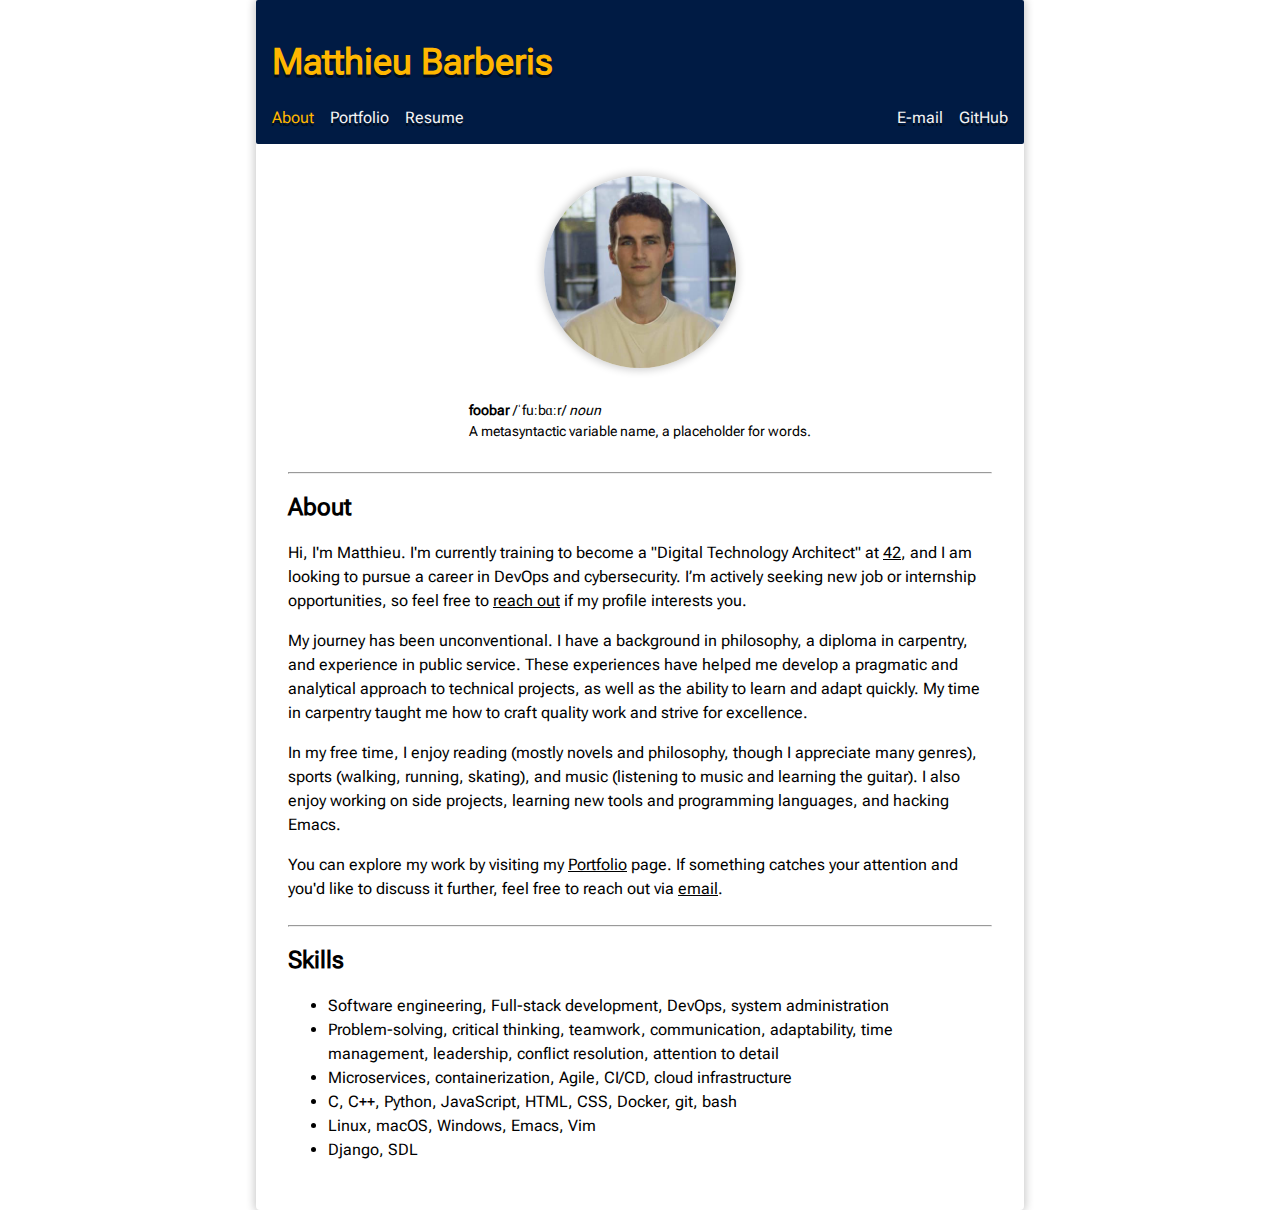
<file: index.html>
<!DOCTYPE html>
<html class="flex flex-column h-100 items-center w-100" lang="en">

  <head>
    <meta charset="UTF-8">
    <meta name="viewport" content="width=device-width, initial-scale=1.0">
    <meta name="description" content="Matthieu Barberis: Aspiring Digital Technology Architect with a passion for DevOps, cybersecurity, and software development. Explore my portfolio and discover my skills and projects.">
    <link rel="apple-touch-icon" sizes="180x180" href="/assets/favicon/apple-touch-icon.png">
    <link rel="icon" type="image/png" sizes="32x32" href="/assets/favicon/favicon-32x32.png">
    <link rel="icon" type="image/png" sizes="16x16" href="/assets/favicon/favicon-16x16.png">
    <link rel="manifest" href="/assets/favicon/site.webmanifest">
    <link rel="preload stylesheet" href="style.css" as="style" type="text/css" crossorigin="anonymous">
    <link rel="preload" href="/assets/fonts/roboto-flex/static/RobotoFlex-Regular.ttf" as="font" type="font/ttf" fetchpriority="high" crossorigin>
    <title>Homepage | Matthieu Barberis</title>
  </head>

  <body class="bg-white black br2 f5-ns f6 flex flex-column mw7-ns roboto shadow-2 w-100" style="min-width: 320px">

    <header class="bg-navy br1 drop-shadow items-center justify-around near-white pa3">

      <h1 class="center f2-ns f3 gold lh-title"><a class="gold link nowrap" href="/">Matthieu Barberis</a></h1>
      
      <div class="flex flex-nowrap justify-between">

	<div class="flex justify-around">
	  <a class="gold link nowrap" href="/">About</a>&nbsp;&nbsp;&nbsp;&nbsp;
	  <a class="hover-gold link near-white nowrap" href="/portfolio.html">Portfolio</a>&nbsp;&nbsp;&nbsp;&nbsp;
	  <a class="hover-gold link near-white nowrap" href="/resume.html" target="_blank" rel="noopener noreferrer">
	    Resume
	  </a>&nbsp;&nbsp;&nbsp;&nbsp;
	</div>

	<div class="flex justify-around">
	  <a class="hover-gold link near-white nowrap" href="mailto:foobarberis@gmail.com">E-mail</a>&nbsp;&nbsp;&nbsp;&nbsp;
	  <a class="hover-gold link near-white nowrap" href="https://github.com/foobarberis">GitHub</a>
	</div>
      </div>
    </header>

    <main class="flex flex-column pa4">

      <img class="br-100 center shadow-2 w--4" src="./assets/images/mbarberi.jpg" alt="Photograph of Matthieu Barberis.">

      <p class="center f6 lh-copy mt4"><span class="b">foobar</span> /ˈfuːbɑːr/ <span class="i">noun</span><br> A metasyntactic variable name, a placeholder for words.</p>
      
      <div>
	<hr class="mt3">
	<h2>About</h2>

	<!-- <p class="i lh-copy">foobar (/ˈfuːbɑːr/): placeholder name in computer programming or computer-related documentation.</p> -->

	<p class="lh-copy">
	  Hi, I'm Matthieu. I'm currently training to become a "Digital Technology Architect" at
	  <a class="black" href="https://42lyon.fr/">42</a>, and I
	  am looking to pursue a career in DevOps and cybersecurity. I’m
	  actively seeking new job or internship opportunities, so feel
	  free to <a class="black" href="mailto:foobarberis@gmail.com">reach out</a>
	  if my profile interests you.
	</p>

	<p class="lh-copy">
	  My journey has been unconventional. I have a background in
	  philosophy, a diploma in carpentry, and experience in public
	  service. These experiences have helped me develop a pragmatic and
	  analytical approach to technical projects, as well as the ability to
	  learn and adapt quickly. My time in carpentry taught me how to craft
	  quality work and strive for excellence.
	</p>

	<p class="lh-copy">
	  In my free time, I enjoy reading (mostly novels and philosophy,
	  though I appreciate many genres), sports (walking, running,
	  skating), and music (listening to music and learning the guitar). I
	  also enjoy working on side projects, learning new tools and
	  programming languages, and hacking Emacs.
	</p>

	<p class="lh-copy">
	  You can explore my work by visiting my <a class="black"
						    href="/portfolio.html">Portfolio</a> page. If something catches your
	  attention and you'd like to discuss it further, feel free to reach
	  out via <a class="black"
		     href="mailto:foobarberis@gmail.com">email</a>.
	</p>
      </div>

      <div>
	<hr>
	<h2>Skills</h2>
        <ul class="lh-copy">
          <!-- Hard skills -->
          <li>Software engineering, Full-stack development, DevOps, system administration</li>
          <!-- Soft skills -->
          <li>Problem-solving, critical thinking, teamwork, communication, adaptability, time management, leadership, conflict resolution, attention to detail</li>
          <!-- Software methodologies -->
          <li>Microservices, containerization, Agile, CI/CD, cloud infrastructure</li>
          <!-- Tools and programming languages -->
          <li>C, C++, Python, JavaScript, HTML, CSS, Docker, git, bash</li>
          <!-- OS and editors -->
          <li>Linux, macOS, Windows, Emacs, Vim</li>
          <!-- Frameworks and libraries -->
          <li>Django, SDL</li>
	</ul>
      </div>
    </main>
  </body>
</html>
</file>
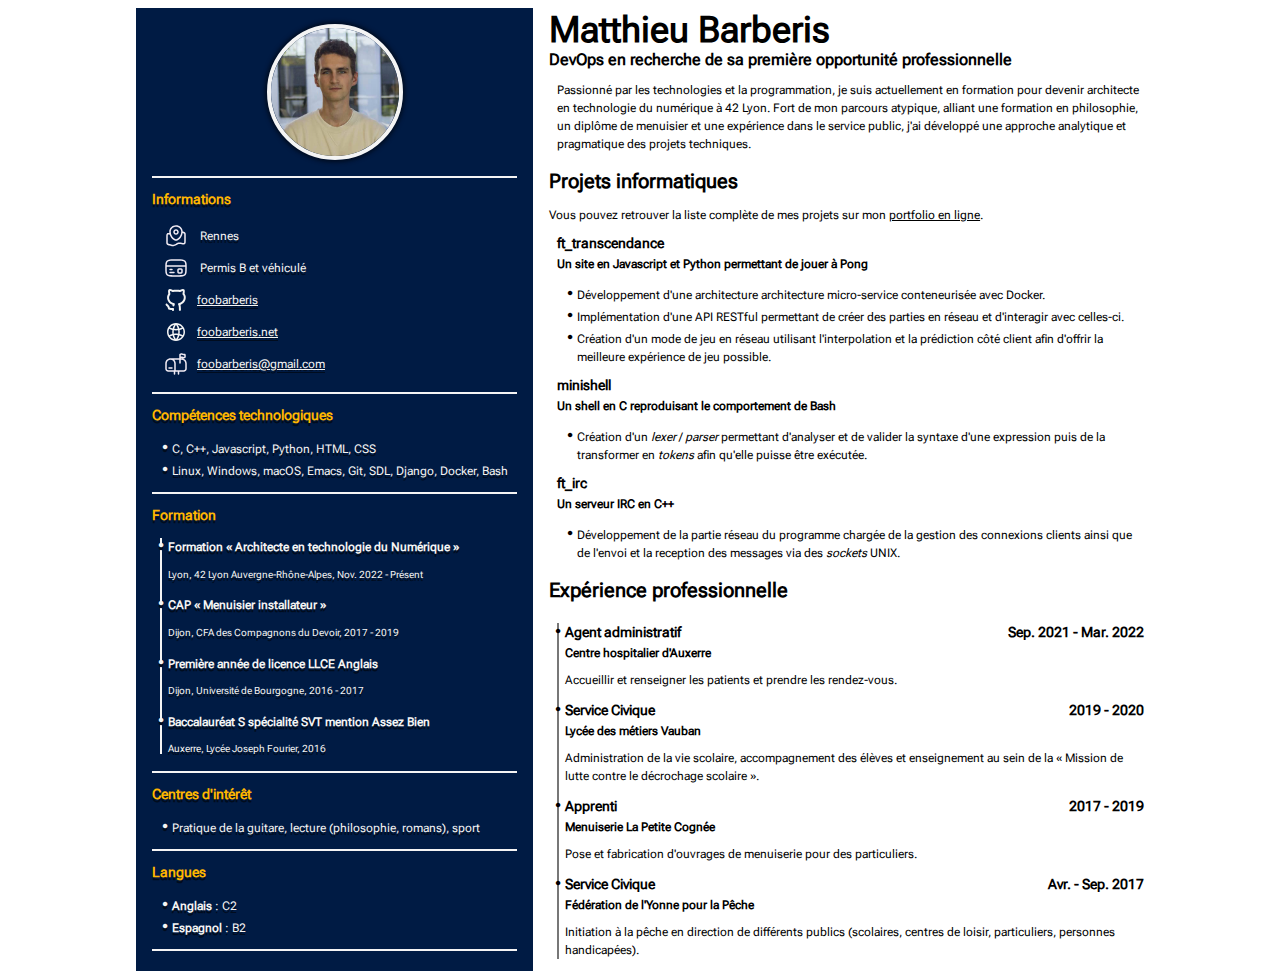
<file: resume.html>
<!DOCTYPE html>
<html class="align-center flex items-center w-100" lang="fr">
  <head>
    <meta charset="UTF-8">
    <meta name="viewport" content="width=device-width, initial-scale=1.0">
    <meta name="description" content="Explore Matthieu Barberis' resume, showcasing his skills in DevOps, cybersecurity, and software development, along with his education and professional experience.">
    <link rel="apple-touch-icon" sizes="180x180" href="/assets/favicon/apple-touch-icon.png">
    <link rel="icon" type="image/png" sizes="32x32" href="/assets/favicon/favicon-32x32.png">
    <link rel="icon" type="image/png" sizes="16x16" href="/assets/favicon/favicon-16x16.png">
    <link rel="manifest" href="/assets/favicon/site.webmanifest">
    <link rel="preload stylesheet" href="style.css" as="style" type="text/css" crossorigin="anonymous">
    <link rel="preload" href="/assets/fonts/roboto-flex/static/RobotoFlex-Regular.ttf" as="font" type="font/ttf" fetchpriority="high" crossorigin>
    <title>Resume | Matthieu Barberis</title>

    <style>
      li {
	  list-style-type: "•";
	  padding-left: 0.25rem;
      }

      li::marker {
	  font-size: 1rem;
      }

      .shadow-1 {
	  box-shadow: 0px 0px 4px 2px rgba(0, 12, 30, 1);
      }

      .w-icon-resume {
	  width: 1.5rem;
      }

      /* Page settings for PDF rendering */

      .page {
	  /* Styles for better appearance on screens only -- are reset to defaults in print styles later */

	  /* Reflect the paper width in the screen rendering (must match size from @page rule) */
	  width: 21cm;
	  /* Reflect the paper height in the screen rendering (must match size from @page rule) */
	  min-height: 29.7cm;

	  /* Reflect the actual page margin/padding on paper in the screen rendering (must match margin from @page rule) */
	  padding-left: 0.5cm;
	  padding-top: 0.5cm;
	  padding-right: 0.5cm;
	  padding-bottom: 0.5cm;
      }

      @page {
	  /* You can only change the size, margins, orphans, widows and page breaks here */

	  /* Paper size and page orientation */
	  size: A4 portrait;

	  /* Margin per single side of the page */
	  margin-left: 0.5cm;
	  margin-top: 0.5cm;
	  margin-right: 0.5cm;
	  margin-bottom: 0.5cm;

      }

      @media print {
	  @page {
	      /* You can only change the size, margins, orphans, widows and page breaks here */

	      /* Paper size and page orientation */
	      size: A4 portrait;

	      /* Margin per single side of the page */
	      margin-left: 0.5cm;
	      margin-top: 0.5cm;
	      margin-right: 0.5cm;
	      margin-bottom: 0.5cm;
	  }
	  
	  .w-40-print { width: 40%; }
	  .w-60-print { width: 60%; }
	  .bw1-print { border-width: .125rem; }
	  .db-print { display: block; }
	  .dn-print { display: none; }
	  .bt-print { border-top-style: solid; }
	  .bb-print { border-bottom-style: solid; }
	  .flex-row-print  { flex-direction: row; }
      }
    </style>
  </head>

  <body class="center flex flex-column items-center mw8 roboto" style="min-width: 360px;">

    <page class="flex flex-column-reverse flex-row-ns flex-row-print pa2">
      
      <!----------- LEFT PANEL ----------->

      <div class="bg-navy drop-shadow f7 flex flex-column mr3 near-white pa3 w-100 w-40-ns w-40-print">

	<img class="b--near-white ba br-100 bw2 center db-ns db-print dn mb3 shadow-1 w4" src="./assets/images/mbarberi.jpg" alt="Photograph of Matthieu Barberis.">

	<!-- Informations -->
	<div class="b--near-white bb bt-ns bt-print bw1-ns bw1-print lh-solid">
	  <h3 class="gold lh-solid">Informations</h3>
	  <ul class="list pl2">
	    
	    <li class="flex items-center pv1">
	      <img class="flt-near-white w-icon-resume" src="./assets/icons/address.svg" alt="Address.">&nbsp;&nbsp;&nbsp;
	      Rennes
	    </li>

	    <li class="flex items-center pv1">
	      <img class="flt-near-white w-icon-resume" src="./assets/icons/license.svg" alt="License.">&nbsp;&nbsp;&nbsp;
	      Permis B et véhiculé
	    </li>

	    <li class="flex items-center pv1">
	      <img class="flt-near-white w-icon-resume" src="./assets/icons/github.svg" alt="Github.">&nbsp;&nbsp;&nbsp;
	      <a class="near-white" href="https://github.com/foobarberis">foobarberis</a>
	    </li>

	    <li class="flex items-center pv1">
	      <img class="flt-near-white w-icon-resume" src="./assets/icons/website.svg" alt="Website.">&nbsp;&nbsp;&nbsp;
	      <a class="near-white" href="https://foobarberis.github.io">foobarberis.net</a>
	    </li>

	    <li class="flex items-center pv1">
	      <img class="flt-near-white w-icon-resume" src="./assets/icons/email.svg" alt="Email.">&nbsp;&nbsp;&nbsp;
	      <a class="near-white" href="mailto:foobarberis@gmail.com">foobarberis@gmail.com</a>
	    </li>
	    
	  </ul>
	</div>

	<!-- Compétences technologique -->
	<div class="b--near-white bb bw1 lh-solid">
	  <h3 class="gold lh-solid">Compétences technologiques</h3>
	  <ul class="lh-copy pl3">
	    <li>C, C++, Javascript, Python, HTML, CSS</li>
	    <li>Linux, Windows, macOS, Emacs, Git, SDL, Django, Docker, Bash</li>
	  </ul>
	</div>
	
	<!-- Formation -->
	<div class="b--near-white bb bw1 lh-solid">
	  <h3 class="gold">Formation</h3>

	  <div class="f7 pl2">
	    <ul class="bl bw1 pl0" style="padding-left: .15rem">
	      <li><h4 class=""><span>Formation &laquo;&nbsp;Architecte en technologie du Numérique&nbsp;&raquo;</span></h4></li>
	      <h5 class="normal pl1">Lyon, 42 Lyon Auvergne-Rhône-Alpes, Nov. 2022 - Présent</h5>

	      <li><h4 class="">CAP &laquo;&nbsp;Menuisier installateur&nbsp;&raquo;</h4></li>
	      <h5 class="normal pl1">Dijon, CFA des Compagnons du Devoir, 2017 - 2019</h5>
	      
	      <li><h4 class="">Première année de licence LLCE Anglais</h4></li>
	      <h5 class="normal pl1">Dijon, Université de Bourgogne, 2016 - 2017</h5>
	      
	      <li><h4 class="">Baccalauréat S spécialité SVT mention Assez Bien</h4></li>
	      <h5 class="normal pl1">Auxerre, Lycée Joseph Fourier, 2016</h5>
	    </ul>
	  </div>
	</div>

	<!-- Centres d'intérêt -->
	<div class="b--near-white bb bw1 lh-solid">
	  <h3 class="gold lh-solid">Centres d'intérêt</h3>
	  <ul class="lh-copy pl3">
	    <li>Pratique de la guitare, lecture (philosophie, romans), sport</li>
	  </ul>
	</div>

	<!-- Langues -->
	<div class="b--near-white bb-ns bb-print bw1-ns bw1-print lh-solid">
	  <h3 class="gold lh-solid">Langues</h3>
	  <ul class="lh-copy pl3">
	    <li><span class="b">Anglais</span>&nbsp;:&nbsp;C2</li>
	    <li><span class="b">Espagnol</span>&nbsp;:&nbsp;B2</li>
	  </ul>
	</div>
      </div>

      <!----------- RIGHT PANEL ----------->
      
      <div class="f7 flex flex-column items-start w-100 w-60-ns w-60-print">

	<img class="b--black br-100 center db dn-ns dn-print mb3 shadow-1 w4" src="./assets/images/mbarberi.jpg" alt="Matthieu Barberis">

	<h1 class="f2 lh-solid mv1">Matthieu Barberis</h1>

	<div>
	  <h2 class="f5 lh-solid mt0">DevOps en recherche de sa première opportunité professionnelle</h2>

	  <div class="pl2">
	    <p class="lh-copy mv0">
	      Passionné par les technologies et la programmation, je
	      suis actuellement en formation pour devenir architecte en
	      technologie du numérique à 42 Lyon. Fort de mon parcours
	      atypique, alliant une formation en philosophie, un diplôme
	      de menuisier et une expérience dans le service public,
	      j'ai développé une approche analytique et pragmatique des
	      projets techniques.
	    </p>
	  </div>
	</div>

	<!-- Projets informatique -->
	<div>
	  <h3 class="f4 lh-title mb0 mt3">Projets informatiques</h3>

	  <p class="lh-copy">
	    Vous pouvez retrouver la liste complète de mes projets sur mon
	    <a class="black" href="https://foobarberis.github.io/portfolio.html">portfolio en ligne</a>.
	  </p>

	  <div class="pl2">
	    <div>
	      <h4 class="f6 lh-solid mv1">ft_transcendance</h4>
	      <h5 class="f7 lh-solid mv2">Un site en Javascript et Python permettant de jouer à Pong</h5>
	      <ul class="lh-copy pl3">
		<li>
		  Développement d'une architecture architecture
		  micro-service conteneurisée avec Docker.
		</li>
		<li>
		  Implémentation d'une API RESTful permettant de créer des
		  parties en réseau et d'interagir avec celles-ci.
		</li>
		<li>
		  Création d'un mode de jeu en réseau
		  utilisant l'interpolation et la prédiction côté client afin
		  d'offrir la meilleure expérience de jeu possible.
		</li>
	      </ul>
	    </div>

	    <div>
	      <h4 class="f6 lh-solid mv1">minishell</h4>
	      <h5 class="f7 lh-solid mv2">Un shell en C reproduisant le comportement de Bash</h5>
	      <ul class="lh-copy pl3">
		<li>
		  Création d'un <i>lexer</i> / <i>parser</i> permettant d'analyser et de
		  valider la syntaxe d'une expression puis de la transformer
		  en <i>tokens</i> afin qu'elle puisse être exécutée.
		</li>
	      </ul>
	    </div>

	    <div>
	      <h4 class="f6 lh-solid mv1">ft_irc</h4>
	      <h5 class="f7 lh-solid mv2">Un serveur IRC en C++</h5>
	      <ul class="lh-copy mb0 pl3">
		<li>
		  Développement de la partie réseau du programme chargée de la gestion
		  des connexions clients ainsi que de l'envoi et la reception des
		  messages via des <i>sockets</i> UNIX.
		</li>
	      </ul>
	    </div>
	  </div>
	</div>

	<!-- Expérience professionnelle -->
	<div>
	  <h3 class="f4 lh-title mt3">Expérience professionnelle</h3>

	  <div class="pl2">
	    <ul class="b--gray bl bw1 pl0" style="padding-left: .13rem">
	      <div>
		<li class="ma0">
		  <h4 class="f6 flex justify-between lh-solid mv1">
		    <div>Agent administratif</div>
		    <div>Sep. 2021 - Mar. 2022</div>
		  </h4>
		</li>
		<h5 class="f7 lh-solid mv2 pl1">Centre hospitalier d'Auxerre</h5>
		<p class="lh-copy pl1 ws-normal">
		  Accueillir et renseigner les patients et prendre les
		  rendez-vous.
		</p>
	      </div>

	      <div>
		<li>
		  <h4 class="f6 flex justify-between lh-solid mv1">
		    <div>Service Civique</div>
		    <div>2019 - 2020</div>
		  </h4>
		</li>
		<h5 class="f7 lh-solid mv2 pl1">Lycée des métiers Vauban</h5>
		<p class="lh-copy pl1 ws-normal">
		  Administration de la vie scolaire, accompagnement des
		  élèves et enseignement au sein de la &laquo; Mission
		  de lutte contre le décrochage scolaire &raquo;.
		</p>
	      </div>

	      <div>
		<li>
		  <h4 class="f6 flex justify-between lh-solid mv1">
		    <div>Apprenti</div>
		    <div>2017 - 2019</div>
		  </h4>
		</li>
		<h5 class="f7 lh-solid mv2 pl1">Menuiserie La Petite Cognée</h5>
		<p class="lh-copy pl1 ws-normal">
		  Pose et fabrication d'ouvrages de menuiserie pour des
		  particuliers.
		</p>
	      </div>

	      <div>
		<li>
		  <h4 class="f6 flex justify-between lh-solid mv1">
		    <div>Service Civique</div>
		    <div>Avr. - Sep. 2017</div>
		  </h4>
		</li>
		<h5 class="f7 lh-solid mv2 pl1">Fédération de l'Yonne pour la Pêche</h5>
		<p class="lh-copy pl1 ws-normal">
		  Initiation à la pêche en direction de différents publics
		  (scolaires, centres de loisir, particuliers, personnes
		  handicapées).
		</p>
	      </div>
	  </div>
	  </ul>
	</div>

      </div>

    </page>

  </body>

</html>
</file>
<file: style.css>
html{line-height:1.15;-webkit-text-size-adjust:100%}body{margin:0}h1{font-size:2em;margin:.67em 0}hr{box-sizing:content-box;height:0;overflow:visible}pre{font-family:monospace,monospace;font-size:1em}a{background-color:#fff0}abbr[title]{border-bottom:none;text-decoration:underline;-webkit-text-decoration:underline dotted;text-decoration:underline dotted}b,strong{font-weight:bolder}code,kbd,samp{font-family:monospace,monospace;font-size:1em}small{font-size:80%}sub,sup{font-size:75%;line-height:0;position:relative;vertical-align:baseline}sub{bottom:-.25em}sup{top:-.5em}img{border-style:none}button,input,optgroup,select,textarea{font-family:inherit;font-size:100%;line-height:1.15;margin:0}button,input{overflow:visible}button,select{text-transform:none}[type=button],[type=reset],[type=submit],button{-webkit-appearance:button}[type=button]::-moz-focus-inner,[type=reset]::-moz-focus-inner,[type=submit]::-moz-focus-inner,button::-moz-focus-inner{border-style:none;padding:0}[type=button]:-moz-focusring,[type=reset]:-moz-focusring,[type=submit]:-moz-focusring,button:-moz-focusring{outline:1px dotted ButtonText}fieldset{padding:.35em .75em .625em}legend{box-sizing:border-box;color:inherit;display:table;max-width:100%;padding:0;white-space:normal}progress{vertical-align:baseline}textarea{overflow:auto}[type=checkbox],[type=radio]{box-sizing:border-box;padding:0}[type=number]::-webkit-inner-spin-button,[type=number]::-webkit-outer-spin-button{height:auto}[type=search]{-webkit-appearance:textfield;outline-offset:-2px}[type=search]::-webkit-search-decoration{-webkit-appearance:none}::-webkit-file-upload-button{-webkit-appearance:button;font:inherit}details{display:block}summary{display:list-item}[hidden],template{display:none}.border-box,a,article,aside,blockquote,body,code,dd,div,dl,dt,fieldset,figcaption,figure,footer,form,h1,h2,h3,h4,h5,h6,header,html,input[type=email],input[type=number],input[type=password],input[type=tel],input[type=text],input[type=url],legend,li,main,nav,ol,p,pre,section,table,td,textarea,th,tr,ul{box-sizing:border-box}.aspect-ratio{height:0;position:relative}.aspect-ratio--16x9{padding-bottom:56.25%}.aspect-ratio--9x16{padding-bottom:177.77%}.aspect-ratio--4x3{padding-bottom:75%}.aspect-ratio--3x4{padding-bottom:133.33%}.aspect-ratio--6x4{padding-bottom:66.6%}.aspect-ratio--4x6{padding-bottom:150%}.aspect-ratio--8x5{padding-bottom:62.5%}.aspect-ratio--5x8{padding-bottom:160%}.aspect-ratio--7x5{padding-bottom:71.42%}.aspect-ratio--5x7{padding-bottom:140%}.aspect-ratio--1x1{padding-bottom:100%}.aspect-ratio--object{position:absolute;top:0;right:0;bottom:0;left:0;width:100%;height:100%;z-index:100}img{max-width:100%}.cover{background-size:cover!important}.contain{background-size:contain!important}.bg-center{background-position:50%}.bg-center,.bg-top{background-repeat:no-repeat}.bg-top{background-position:top}.bg-right{background-position:100%}.bg-bottom,.bg-right{background-repeat:no-repeat}.bg-bottom{background-position:bottom}.bg-left{background-repeat:no-repeat;background-position:0}.outline{outline:1px solid}.outline-transparent{outline:1px solid #fff0}.outline-0{outline:0}.ba{border-style:solid;border-width:1px}.bt{border-top-style:solid;border-top-width:1px}.br{border-right-style:solid;border-right-width:1px}.bb{border-bottom-style:solid;border-bottom-width:1px}.bl{border-left-style:solid;border-left-width:1px}.bn{border-style:none;border-width:0}.b--black{border-color:#000}.b--near-black{border-color:#111}.b--dark-gray{border-color:#333}.b--mid-gray{border-color:#555}.b--gray{border-color:#777}.b--silver{border-color:#999}.b--light-silver{border-color:#aaa}.b--moon-gray{border-color:#ccc}.b--light-gray{border-color:#eee}.b--near-white{border-color:#f4f4f4}.b--white{border-color:#fff}.b--white-90{border-color:hsl(0 0% 100% / .9)}.b--white-80{border-color:hsl(0 0% 100% / .8)}.b--white-70{border-color:hsl(0 0% 100% / .7)}.b--white-60{border-color:hsl(0 0% 100% / .6)}.b--white-50{border-color:hsl(0 0% 100% / .5)}.b--white-40{border-color:hsl(0 0% 100% / .4)}.b--white-30{border-color:hsl(0 0% 100% / .3)}.b--white-20{border-color:hsl(0 0% 100% / .2)}.b--white-10{border-color:hsl(0 0% 100% / .1)}.b--white-05{border-color:hsl(0 0% 100% / .05)}.b--white-025{border-color:hsl(0 0% 100% / .025)}.b--white-0125{border-color:hsl(0 0% 100% / .0125)}.b--black-90{border-color:rgb(0 0 0 / .9)}.b--black-80{border-color:rgb(0 0 0 / .8)}.b--black-70{border-color:rgb(0 0 0 / .7)}.b--black-60{border-color:rgb(0 0 0 / .6)}.b--black-50{border-color:rgb(0 0 0 / .5)}.b--black-40{border-color:rgb(0 0 0 / .4)}.b--black-30{border-color:rgb(0 0 0 / .3)}.b--black-20{border-color:rgb(0 0 0 / .2)}.b--black-10{border-color:rgb(0 0 0 / .1)}.b--black-05{border-color:rgb(0 0 0 / .05)}.b--black-025{border-color:rgb(0 0 0 / .025)}.b--black-0125{border-color:rgb(0 0 0 / .0125)}.b--dark-red{border-color:#e7040f}.b--red{border-color:#ff4136}.b--light-red{border-color:#ff725c}.b--orange{border-color:#ff6300}.b--gold{border-color:#ffb700}.b--yellow{border-color:gold}.b--light-yellow{border-color:#fbf1a9}.b--purple{border-color:#5e2ca5}.b--light-purple{border-color:#a463f2}.b--dark-pink{border-color:#d5008f}.b--hot-pink{border-color:#ff41b4}.b--pink{border-color:#ff80cc}.b--light-pink{border-color:#ffa3d7}.b--dark-green{border-color:#137752}.b--green{border-color:#19a974}.b--light-green{border-color:#9eebcf}.b--navy{border-color:#001b44}.b--dark-blue{border-color:#00449e}.b--blue{border-color:#357edd}.b--light-blue{border-color:#96ccff}.b--lightest-blue{border-color:#cdecff}.b--washed-blue{border-color:#f6fffe}.b--washed-green{border-color:#e8fdf5}.b--washed-yellow{border-color:#fffceb}.b--washed-red{border-color:#ffdfdf}.b--transparent{border-color:#fff0}.b--inherit{border-color:inherit}.b--initial{border-color:initial}.b--unset{border-color:unset}.br0{border-radius:0}.br1{border-radius:.125rem}.br2{border-radius:.25rem}.br3{border-radius:.5rem}.br4{border-radius:1rem}.br-100{border-radius:100%}.br-pill{border-radius:9999px}.br--bottom{border-top-left-radius:0;border-top-right-radius:0}.br--top{border-bottom-right-radius:0}.br--right,.br--top{border-bottom-left-radius:0}.br--right{border-top-left-radius:0}.br--left{border-top-right-radius:0;border-bottom-right-radius:0}.br-inherit{border-radius:inherit}.br-initial{border-radius:initial}.br-unset{border-radius:unset}.b--dotted{border-style:dotted}.b--dashed{border-style:dashed}.b--solid{border-style:solid}.b--none{border-style:none}.bw0{border-width:0}.bw1{border-width:.125rem}.bw2{border-width:.25rem}.bw3{border-width:.5rem}.bw4{border-width:1rem}.bw5{border-width:2rem}.bt-0{border-top-width:0}.br-0{border-right-width:0}.bb-0{border-bottom-width:0}.bl-0{border-left-width:0}.shadow-1{box-shadow:0 0 4px 2px rgb(0 0 0 / .2)}.shadow-2{box-shadow:0 0 8px 2px rgb(0 0 0 / .2)}.shadow-3{box-shadow:2px 2px 4px 2px rgb(0 0 0 / .2)}.shadow-4{box-shadow:2px 2px 8px 0 rgb(0 0 0 / .2)}.shadow-5{box-shadow:4px 4px 8px 0 rgb(0 0 0 / .2)}.pre{overflow-x:auto;overflow-y:hidden;overflow:scroll}.top-0{top:0}.right-0{right:0}.bottom-0{bottom:0}.left-0{left:0}.top-1{top:1rem}.right-1{right:1rem}.bottom-1{bottom:1rem}.left-1{left:1rem}.top-2{top:2rem}.right-2{right:2rem}.bottom-2{bottom:2rem}.left-2{left:2rem}.top--1{top:-1rem}.right--1{right:-1rem}.bottom--1{bottom:-1rem}.left--1{left:-1rem}.top--2{top:-2rem}.right--2{right:-2rem}.bottom--2{bottom:-2rem}.left--2{left:-2rem}.absolute--fill{top:0;right:0;bottom:0;left:0}.cf:after,.cf:before{content:" ";display:table}.cf:after{clear:both}.cf{*zoom:1}.cl{clear:left}.cr{clear:right}.cb{clear:both}.cn{clear:none}.dn{display:none}.di{display:inline}.db{display:block}.dib{display:inline-block}.dit{display:inline-table}.dt{display:table}.dtc{display:table-cell}.dt-row{display:table-row}.dt-row-group{display:table-row-group}.dt-column{display:table-column}.dt-column-group{display:table-column-group}.dt--fixed{table-layout:fixed;width:100%}.flex{display:flex}.inline-flex{display:inline-flex}.flex-auto{flex:1 1 auto;min-width:0;min-height:0}.flex-none{flex:none}.flex-column{flex-direction:column}.flex-row{flex-direction:row}.flex-wrap{flex-wrap:wrap}.flex-nowrap{flex-wrap:nowrap}.flex-wrap-reverse{flex-wrap:wrap-reverse}.flex-column-reverse{flex-direction:column-reverse}.flex-row-reverse{flex-direction:row-reverse}.items-start{align-items:flex-start}.items-end{align-items:flex-end}.items-center{align-items:center}.items-baseline{align-items:baseline}.items-stretch{align-items:stretch}.self-start{align-self:flex-start}.self-end{align-self:flex-end}.self-center{align-self:center}.self-baseline{align-self:baseline}.self-stretch{align-self:stretch}.justify-start{justify-content:flex-start}.justify-end{justify-content:flex-end}.justify-center{justify-content:center}.justify-between{justify-content:space-between}.justify-around{justify-content:space-around}.content-start{align-content:flex-start}.content-end{align-content:flex-end}.content-center{align-content:center}.content-between{align-content:space-between}.content-around{align-content:space-around}.content-stretch{align-content:stretch}.order-0{order:0}.order-1{order:1}.order-2{order:2}.order-3{order:3}.order-4{order:4}.order-5{order:5}.order-6{order:6}.order-7{order:7}.order-8{order:8}.order-last{order:99999}.flex-grow-0{flex-grow:0}.flex-grow-1{flex-grow:1}.flex-shrink-0{flex-shrink:0}.flex-shrink-1{flex-shrink:1}.fl{float:left}.fl,.fr{_display:inline}.fr{float:right}.fn{float:none}.sans-serif{font-family:-apple-system,BlinkMacSystemFont,avenir next,avenir,helvetica neue,helvetica,ubuntu,roboto,noto,segoe ui,arial,sans-serif}.serif{font-family:georgia,times,serif}.system-sans-serif{font-family:sans-serif}.system-serif{font-family:serif}.code,code{font-family:Consolas,monaco,monospace}.courier{font-family:Courier Next,courier,monospace}.helvetica{font-family:helvetica neue,helvetica,sans-serif}.avenir{font-family:avenir next,avenir,sans-serif}.athelas{font-family:athelas,georgia,serif}.georgia{font-family:georgia,serif}.times{font-family:times,serif}.bodoni{font-family:Bodoni MT,serif}.calisto{font-family:Calisto MT,serif}.garamond{font-family:garamond,serif}.baskerville{font-family:baskerville,serif}.i{font-style:italic}.fs-normal{font-style:normal}.normal{font-weight:400}.b{font-weight:700}.fw1{font-weight:100}.fw2{font-weight:200}.fw3{font-weight:300}.fw4{font-weight:400}.fw5{font-weight:500}.fw6{font-weight:600}.fw7{font-weight:700}.fw8{font-weight:800}.fw9{font-weight:900}.input-reset{-webkit-appearance:none;-moz-appearance:none}.button-reset::-moz-focus-inner,.input-reset::-moz-focus-inner{border:0;padding:0}.h1{height:1rem}.h2{height:2rem}.h3{height:4rem}.h4{height:8rem}.h5{height:16rem}.h-25{height:25%}.h-50{height:50%}.h-75{height:75%}.h-100{height:100%}.min-h-100{min-height:100%}.vh-25{height:25vh}.vh-50{height:50vh}.vh-75{height:75vh}.vh-100{height:100vh}.min-vh-100{min-height:100vh}.h-auto{height:auto}.h-inherit{height:inherit}.tracked{letter-spacing:.1em}.tracked-tight{letter-spacing:-.05em}.tracked-mega{letter-spacing:.25em}.lh-solid{line-height:1}.lh-title{line-height:1.25}.lh-copy{line-height:1.5}.link{text-decoration:none}.link,.link:active,.link:focus,.link:hover,.link:link,.link:visited{transition:color .15s ease-in}.link:focus{outline:1px dotted currentColor}.list{list-style-type:none}.mw-100{max-width:100%}.mw1{max-width:1rem}.mw2{max-width:2rem}.mw3{max-width:4rem}.mw4{max-width:8rem}.mw5{max-width:16rem}.mw6{max-width:32rem}.mw7{max-width:48rem}.mw8{max-width:64rem}.mw9{max-width:96rem}.mw-none{max-width:none}.w1{width:1rem}.w2{width:2rem}.w3{width:4rem}.w4{width:8rem}.w5{width:16rem}.w-10{width:10%}.w-20{width:20%}.w-25{width:25%}.w-30{width:30%}.w-33{width:33%}.w-34{width:34%}.w-40{width:40%}.w-50{width:50%}.w-60{width:60%}.w-70{width:70%}.w-75{width:75%}.w-80{width:80%}.w-90{width:90%}.w-100{width:100%}.w-third{width:33.33333%}.w-two-thirds{width:66.66667%}.w-auto{width:auto}.overflow-visible{overflow:visible}.overflow-hidden{overflow:hidden}.overflow-scroll{overflow:scroll}.overflow-auto{overflow:auto}.overflow-x-visible{overflow-x:visible}.overflow-x-hidden{overflow-x:hidden}.overflow-x-scroll{overflow-x:scroll}.overflow-x-auto{overflow-x:auto}.overflow-y-visible{overflow-y:visible}.overflow-y-hidden{overflow-y:hidden}.overflow-y-scroll{overflow-y:scroll}.overflow-y-auto{overflow-y:auto}.static{position:static}.relative{position:relative}.absolute{position:absolute}.fixed{position:fixed}.o-100{opacity:1}.o-90{opacity:.9}.o-80{opacity:.8}.o-70{opacity:.7}.o-60{opacity:.6}.o-50{opacity:.5}.o-40{opacity:.4}.o-30{opacity:.3}.o-20{opacity:.2}.o-10{opacity:.1}.o-05{opacity:.05}.o-025{opacity:.025}.o-0{opacity:0}.rotate-45{-webkit-transform:rotate(45deg);transform:rotate(45deg)}.rotate-90{-webkit-transform:rotate(90deg);transform:rotate(90deg)}.rotate-135{-webkit-transform:rotate(135deg);transform:rotate(135deg)}.rotate-180{-webkit-transform:rotate(180deg);transform:rotate(180deg)}.rotate-225{-webkit-transform:rotate(225deg);transform:rotate(225deg)}.rotate-270{-webkit-transform:rotate(270deg);transform:rotate(270deg)}.rotate-315{-webkit-transform:rotate(315deg);transform:rotate(315deg)}.black-90{color:rgb(0 0 0 / .9)}.black-80{color:rgb(0 0 0 / .8)}.black-70{color:rgb(0 0 0 / .7)}.black-60{color:rgb(0 0 0 / .6)}.black-50{color:rgb(0 0 0 / .5)}.black-40{color:rgb(0 0 0 / .4)}.black-30{color:rgb(0 0 0 / .3)}.black-20{color:rgb(0 0 0 / .2)}.black-10{color:rgb(0 0 0 / .1)}.black-05{color:rgb(0 0 0 / .05)}.white-90{color:hsl(0 0% 100% / .9)}.white-80{color:hsl(0 0% 100% / .8)}.white-70{color:hsl(0 0% 100% / .7)}.white-60{color:hsl(0 0% 100% / .6)}.white-50{color:hsl(0 0% 100% / .5)}.white-40{color:hsl(0 0% 100% / .4)}.white-30{color:hsl(0 0% 100% / .3)}.white-20{color:hsl(0 0% 100% / .2)}.white-10{color:hsl(0 0% 100% / .1)}.black{color:#000}.near-black{color:#111}.dark-gray{color:#333}.mid-gray{color:#555}.gray{color:#777}.silver{color:#999}.light-silver{color:#aaa}.moon-gray{color:#ccc}.light-gray{color:#eee}.near-white{color:#f4f4f4}.white{color:#fff}.dark-red{color:#e7040f}.red{color:#ff4136}.light-red{color:#ff725c}.orange{color:#ff6300}.gold{color:#ffb700}.yellow{color:gold}.light-yellow{color:#fbf1a9}.purple{color:#5e2ca5}.light-purple{color:#a463f2}.dark-pink{color:#d5008f}.hot-pink{color:#ff41b4}.pink{color:#ff80cc}.light-pink{color:#ffa3d7}.dark-green{color:#137752}.green{color:#19a974}.light-green{color:#9eebcf}.navy{color:#001b44}.dark-blue{color:#00449e}.blue{color:#357edd}.light-blue{color:#96ccff}.lightest-blue{color:#cdecff}.washed-blue{color:#f6fffe}.washed-green{color:#e8fdf5}.washed-yellow{color:#fffceb}.washed-red{color:#ffdfdf}.color-inherit{color:inherit}.bg-black-90{background-color:rgb(0 0 0 / .9)}.bg-black-80{background-color:rgb(0 0 0 / .8)}.bg-black-70{background-color:rgb(0 0 0 / .7)}.bg-black-60{background-color:rgb(0 0 0 / .6)}.bg-black-50{background-color:rgb(0 0 0 / .5)}.bg-black-40{background-color:rgb(0 0 0 / .4)}.bg-black-30{background-color:rgb(0 0 0 / .3)}.bg-black-20{background-color:rgb(0 0 0 / .2)}.bg-black-10{background-color:rgb(0 0 0 / .1)}.bg-black-05{background-color:rgb(0 0 0 / .05)}.bg-white-90{background-color:hsl(0 0% 100% / .9)}.bg-white-80{background-color:hsl(0 0% 100% / .8)}.bg-white-70{background-color:hsl(0 0% 100% / .7)}.bg-white-60{background-color:hsl(0 0% 100% / .6)}.bg-white-50{background-color:hsl(0 0% 100% / .5)}.bg-white-40{background-color:hsl(0 0% 100% / .4)}.bg-white-30{background-color:hsl(0 0% 100% / .3)}.bg-white-20{background-color:hsl(0 0% 100% / .2)}.bg-white-10{background-color:hsl(0 0% 100% / .1)}.bg-black{background-color:#000}.bg-near-black{background-color:#111}.bg-dark-gray{background-color:#333}.bg-mid-gray{background-color:#555}.bg-gray{background-color:#777}.bg-silver{background-color:#999}.bg-light-silver{background-color:#aaa}.bg-moon-gray{background-color:#ccc}.bg-light-gray{background-color:#eee}.bg-near-white{background-color:#f4f4f4}.bg-white{background-color:#fff}.bg-transparent{background-color:#fff0}.bg-dark-red{background-color:#e7040f}.bg-red{background-color:#ff4136}.bg-light-red{background-color:#ff725c}.bg-orange{background-color:#ff6300}.bg-gold{background-color:#ffb700}.bg-yellow{background-color:gold}.bg-light-yellow{background-color:#fbf1a9}.bg-purple{background-color:#5e2ca5}.bg-light-purple{background-color:#a463f2}.bg-dark-pink{background-color:#d5008f}.bg-hot-pink{background-color:#ff41b4}.bg-pink{background-color:#ff80cc}.bg-light-pink{background-color:#ffa3d7}.bg-dark-green{background-color:#137752}.bg-green{background-color:#19a974}.bg-light-green{background-color:#9eebcf}.bg-navy{background-color:#001b44}.bg-dark-blue{background-color:#00449e}.bg-blue{background-color:#357edd}.bg-light-blue{background-color:#96ccff}.bg-lightest-blue{background-color:#cdecff}.bg-washed-blue{background-color:#f6fffe}.bg-washed-green{background-color:#e8fdf5}.bg-washed-yellow{background-color:#fffceb}.bg-washed-red{background-color:#ffdfdf}.bg-inherit{background-color:inherit}.hover-black:focus,.hover-black:hover{color:#000}.hover-near-black:focus,.hover-near-black:hover{color:#111}.hover-dark-gray:focus,.hover-dark-gray:hover{color:#333}.hover-mid-gray:focus,.hover-mid-gray:hover{color:#555}.hover-gray:focus,.hover-gray:hover{color:#777}.hover-silver:focus,.hover-silver:hover{color:#999}.hover-light-silver:focus,.hover-light-silver:hover{color:#aaa}.hover-moon-gray:focus,.hover-moon-gray:hover{color:#ccc}.hover-light-gray:focus,.hover-light-gray:hover{color:#eee}.hover-near-white:focus,.hover-near-white:hover{color:#f4f4f4}.hover-white:focus,.hover-white:hover{color:#fff}.hover-black-90:focus,.hover-black-90:hover{color:rgb(0 0 0 / .9)}.hover-black-80:focus,.hover-black-80:hover{color:rgb(0 0 0 / .8)}.hover-black-70:focus,.hover-black-70:hover{color:rgb(0 0 0 / .7)}.hover-black-60:focus,.hover-black-60:hover{color:rgb(0 0 0 / .6)}.hover-black-50:focus,.hover-black-50:hover{color:rgb(0 0 0 / .5)}.hover-black-40:focus,.hover-black-40:hover{color:rgb(0 0 0 / .4)}.hover-black-30:focus,.hover-black-30:hover{color:rgb(0 0 0 / .3)}.hover-black-20:focus,.hover-black-20:hover{color:rgb(0 0 0 / .2)}.hover-black-10:focus,.hover-black-10:hover{color:rgb(0 0 0 / .1)}.hover-white-90:focus,.hover-white-90:hover{color:hsl(0 0% 100% / .9)}.hover-white-80:focus,.hover-white-80:hover{color:hsl(0 0% 100% / .8)}.hover-white-70:focus,.hover-white-70:hover{color:hsl(0 0% 100% / .7)}.hover-white-60:focus,.hover-white-60:hover{color:hsl(0 0% 100% / .6)}.hover-white-50:focus,.hover-white-50:hover{color:hsl(0 0% 100% / .5)}.hover-white-40:focus,.hover-white-40:hover{color:hsl(0 0% 100% / .4)}.hover-white-30:focus,.hover-white-30:hover{color:hsl(0 0% 100% / .3)}.hover-white-20:focus,.hover-white-20:hover{color:hsl(0 0% 100% / .2)}.hover-white-10:focus,.hover-white-10:hover{color:hsl(0 0% 100% / .1)}.hover-inherit:focus,.hover-inherit:hover{color:inherit}.hover-bg-black:focus,.hover-bg-black:hover{background-color:#000}.hover-bg-near-black:focus,.hover-bg-near-black:hover{background-color:#111}.hover-bg-dark-gray:focus,.hover-bg-dark-gray:hover{background-color:#333}.hover-bg-mid-gray:focus,.hover-bg-mid-gray:hover{background-color:#555}.hover-bg-gray:focus,.hover-bg-gray:hover{background-color:#777}.hover-bg-silver:focus,.hover-bg-silver:hover{background-color:#999}.hover-bg-light-silver:focus,.hover-bg-light-silver:hover{background-color:#aaa}.hover-bg-moon-gray:focus,.hover-bg-moon-gray:hover{background-color:#ccc}.hover-bg-light-gray:focus,.hover-bg-light-gray:hover{background-color:#eee}.hover-bg-near-white:focus,.hover-bg-near-white:hover{background-color:#f4f4f4}.hover-bg-white:focus,.hover-bg-white:hover{background-color:#fff}.hover-bg-transparent:focus,.hover-bg-transparent:hover{background-color:#fff0}.hover-bg-black-90:focus,.hover-bg-black-90:hover{background-color:rgb(0 0 0 / .9)}.hover-bg-black-80:focus,.hover-bg-black-80:hover{background-color:rgb(0 0 0 / .8)}.hover-bg-black-70:focus,.hover-bg-black-70:hover{background-color:rgb(0 0 0 / .7)}.hover-bg-black-60:focus,.hover-bg-black-60:hover{background-color:rgb(0 0 0 / .6)}.hover-bg-black-50:focus,.hover-bg-black-50:hover{background-color:rgb(0 0 0 / .5)}.hover-bg-black-40:focus,.hover-bg-black-40:hover{background-color:rgb(0 0 0 / .4)}.hover-bg-black-30:focus,.hover-bg-black-30:hover{background-color:rgb(0 0 0 / .3)}.hover-bg-black-20:focus,.hover-bg-black-20:hover{background-color:rgb(0 0 0 / .2)}.hover-bg-black-10:focus,.hover-bg-black-10:hover{background-color:rgb(0 0 0 / .1)}.hover-bg-white-90:focus,.hover-bg-white-90:hover{background-color:hsl(0 0% 100% / .9)}.hover-bg-white-80:focus,.hover-bg-white-80:hover{background-color:hsl(0 0% 100% / .8)}.hover-bg-white-70:focus,.hover-bg-white-70:hover{background-color:hsl(0 0% 100% / .7)}.hover-bg-white-60:focus,.hover-bg-white-60:hover{background-color:hsl(0 0% 100% / .6)}.hover-bg-white-50:focus,.hover-bg-white-50:hover{background-color:hsl(0 0% 100% / .5)}.hover-bg-white-40:focus,.hover-bg-white-40:hover{background-color:hsl(0 0% 100% / .4)}.hover-bg-white-30:focus,.hover-bg-white-30:hover{background-color:hsl(0 0% 100% / .3)}.hover-bg-white-20:focus,.hover-bg-white-20:hover{background-color:hsl(0 0% 100% / .2)}.hover-bg-white-10:focus,.hover-bg-white-10:hover{background-color:hsl(0 0% 100% / .1)}.hover-dark-red:focus,.hover-dark-red:hover{color:#e7040f}.hover-red:focus,.hover-red:hover{color:#ff4136}.hover-light-red:focus,.hover-light-red:hover{color:#ff725c}.hover-orange:focus,.hover-orange:hover{color:#ff6300}.hover-gold:focus,.hover-gold:hover{color:#ffb700}.hover-yellow:focus,.hover-yellow:hover{color:gold}.hover-light-yellow:focus,.hover-light-yellow:hover{color:#fbf1a9}.hover-purple:focus,.hover-purple:hover{color:#5e2ca5}.hover-light-purple:focus,.hover-light-purple:hover{color:#a463f2}.hover-dark-pink:focus,.hover-dark-pink:hover{color:#d5008f}.hover-hot-pink:focus,.hover-hot-pink:hover{color:#ff41b4}.hover-pink:focus,.hover-pink:hover{color:#ff80cc}.hover-light-pink:focus,.hover-light-pink:hover{color:#ffa3d7}.hover-dark-green:focus,.hover-dark-green:hover{color:#137752}.hover-green:focus,.hover-green:hover{color:#19a974}.hover-light-green:focus,.hover-light-green:hover{color:#9eebcf}.hover-navy:focus,.hover-navy:hover{color:#001b44}.hover-dark-blue:focus,.hover-dark-blue:hover{color:#00449e}.hover-blue:focus,.hover-blue:hover{color:#357edd}.hover-light-blue:focus,.hover-light-blue:hover{color:#96ccff}.hover-lightest-blue:focus,.hover-lightest-blue:hover{color:#cdecff}.hover-washed-blue:focus,.hover-washed-blue:hover{color:#f6fffe}.hover-washed-green:focus,.hover-washed-green:hover{color:#e8fdf5}.hover-washed-yellow:focus,.hover-washed-yellow:hover{color:#fffceb}.hover-washed-red:focus,.hover-washed-red:hover{color:#ffdfdf}.hover-bg-dark-red:focus,.hover-bg-dark-red:hover{background-color:#e7040f}.hover-bg-red:focus,.hover-bg-red:hover{background-color:#ff4136}.hover-bg-light-red:focus,.hover-bg-light-red:hover{background-color:#ff725c}.hover-bg-orange:focus,.hover-bg-orange:hover{background-color:#ff6300}.hover-bg-gold:focus,.hover-bg-gold:hover{background-color:#ffb700}.hover-bg-yellow:focus,.hover-bg-yellow:hover{background-color:gold}.hover-bg-light-yellow:focus,.hover-bg-light-yellow:hover{background-color:#fbf1a9}.hover-bg-purple:focus,.hover-bg-purple:hover{background-color:#5e2ca5}.hover-bg-light-purple:focus,.hover-bg-light-purple:hover{background-color:#a463f2}.hover-bg-dark-pink:focus,.hover-bg-dark-pink:hover{background-color:#d5008f}.hover-bg-hot-pink:focus,.hover-bg-hot-pink:hover{background-color:#ff41b4}.hover-bg-pink:focus,.hover-bg-pink:hover{background-color:#ff80cc}.hover-bg-light-pink:focus,.hover-bg-light-pink:hover{background-color:#ffa3d7}.hover-bg-dark-green:focus,.hover-bg-dark-green:hover{background-color:#137752}.hover-bg-green:focus,.hover-bg-green:hover{background-color:#19a974}.hover-bg-light-green:focus,.hover-bg-light-green:hover{background-color:#9eebcf}.hover-bg-navy:focus,.hover-bg-navy:hover{background-color:#001b44}.hover-bg-dark-blue:focus,.hover-bg-dark-blue:hover{background-color:#00449e}.hover-bg-blue:focus,.hover-bg-blue:hover{background-color:#357edd}.hover-bg-light-blue:focus,.hover-bg-light-blue:hover{background-color:#96ccff}.hover-bg-lightest-blue:focus,.hover-bg-lightest-blue:hover{background-color:#cdecff}.hover-bg-washed-blue:focus,.hover-bg-washed-blue:hover{background-color:#f6fffe}.hover-bg-washed-green:focus,.hover-bg-washed-green:hover{background-color:#e8fdf5}.hover-bg-washed-yellow:focus,.hover-bg-washed-yellow:hover{background-color:#fffceb}.hover-bg-washed-red:focus,.hover-bg-washed-red:hover{background-color:#ffdfdf}.hover-bg-inherit:focus,.hover-bg-inherit:hover{background-color:inherit}.pa0{padding:0}.pa1{padding:.25rem}.pa2{padding:.5rem}.pa3{padding:1rem}.pa4{padding:2rem}.pa5{padding:4rem}.pa6{padding:8rem}.pa7{padding:16rem}.pl0{padding-left:0}.pl1{padding-left:.25rem}.pl2{padding-left:.5rem}.pl3{padding-left:1rem}.pl4{padding-left:2rem}.pl5{padding-left:4rem}.pl6{padding-left:8rem}.pl7{padding-left:16rem}.pr0{padding-right:0}.pr1{padding-right:.25rem}.pr2{padding-right:.5rem}.pr3{padding-right:1rem}.pr4{padding-right:2rem}.pr5{padding-right:4rem}.pr6{padding-right:8rem}.pr7{padding-right:16rem}.pb0{padding-bottom:0}.pb1{padding-bottom:.25rem}.pb2{padding-bottom:.5rem}.pb3{padding-bottom:1rem}.pb4{padding-bottom:2rem}.pb5{padding-bottom:4rem}.pb6{padding-bottom:8rem}.pb7{padding-bottom:16rem}.pt0{padding-top:0}.pt1{padding-top:.25rem}.pt2{padding-top:.5rem}.pt3{padding-top:1rem}.pt4{padding-top:2rem}.pt5{padding-top:4rem}.pt6{padding-top:8rem}.pt7{padding-top:16rem}.pv0{padding-top:0;padding-bottom:0}.pv1{padding-top:.25rem;padding-bottom:.25rem}.pv2{padding-top:.5rem;padding-bottom:.5rem}.pv3{padding-top:1rem;padding-bottom:1rem}.pv4{padding-top:2rem;padding-bottom:2rem}.pv5{padding-top:4rem;padding-bottom:4rem}.pv6{padding-top:8rem;padding-bottom:8rem}.pv7{padding-top:16rem;padding-bottom:16rem}.ph0{padding-left:0;padding-right:0}.ph1{padding-left:.25rem;padding-right:.25rem}.ph2{padding-left:.5rem;padding-right:.5rem}.ph3{padding-left:1rem;padding-right:1rem}.ph4{padding-left:2rem;padding-right:2rem}.ph5{padding-left:4rem;padding-right:4rem}.ph6{padding-left:8rem;padding-right:8rem}.ph7{padding-left:16rem;padding-right:16rem}.ma0{margin:0}.ma1{margin:.25rem}.ma2{margin:.5rem}.ma3{margin:1rem}.ma4{margin:2rem}.ma5{margin:4rem}.ma6{margin:8rem}.ma7{margin:16rem}.ml0{margin-left:0}.ml1{margin-left:.25rem}.ml2{margin-left:.5rem}.ml3{margin-left:1rem}.ml4{margin-left:2rem}.ml5{margin-left:4rem}.ml6{margin-left:8rem}.ml7{margin-left:16rem}.mr0{margin-right:0}.mr1{margin-right:.25rem}.mr2{margin-right:.5rem}.mr3{margin-right:1rem}.mr4{margin-right:2rem}.mr5{margin-right:4rem}.mr6{margin-right:8rem}.mr7{margin-right:16rem}.mb0{margin-bottom:0}.mb1{margin-bottom:.25rem}.mb2{margin-bottom:.5rem}.mb3{margin-bottom:1rem}.mb4{margin-bottom:2rem}.mb5{margin-bottom:4rem}.mb6{margin-bottom:8rem}.mb7{margin-bottom:16rem}.mt0{margin-top:0}.mt1{margin-top:.25rem}.mt2{margin-top:.5rem}.mt3{margin-top:1rem}.mt4{margin-top:2rem}.mt5{margin-top:4rem}.mt6{margin-top:8rem}.mt7{margin-top:16rem}.mv0{margin-top:0;margin-bottom:0}.mv1{margin-top:.25rem;margin-bottom:.25rem}.mv2{margin-top:.5rem;margin-bottom:.5rem}.mv3{margin-top:1rem;margin-bottom:1rem}.mv4{margin-top:2rem;margin-bottom:2rem}.mv5{margin-top:4rem;margin-bottom:4rem}.mv6{margin-top:8rem;margin-bottom:8rem}.mv7{margin-top:16rem;margin-bottom:16rem}.mh0{margin-left:0;margin-right:0}.mh1{margin-left:.25rem;margin-right:.25rem}.mh2{margin-left:.5rem;margin-right:.5rem}.mh3{margin-left:1rem;margin-right:1rem}.mh4{margin-left:2rem;margin-right:2rem}.mh5{margin-left:4rem;margin-right:4rem}.mh6{margin-left:8rem;margin-right:8rem}.mh7{margin-left:16rem;margin-right:16rem}.na1{margin:-.25rem}.na2{margin:-.5rem}.na3{margin:-1rem}.na4{margin:-2rem}.na5{margin:-4rem}.na6{margin:-8rem}.na7{margin:-16rem}.nl1{margin-left:-.25rem}.nl2{margin-left:-.5rem}.nl3{margin-left:-1rem}.nl4{margin-left:-2rem}.nl5{margin-left:-4rem}.nl6{margin-left:-8rem}.nl7{margin-left:-16rem}.nr1{margin-right:-.25rem}.nr2{margin-right:-.5rem}.nr3{margin-right:-1rem}.nr4{margin-right:-2rem}.nr5{margin-right:-4rem}.nr6{margin-right:-8rem}.nr7{margin-right:-16rem}.nb1{margin-bottom:-.25rem}.nb2{margin-bottom:-.5rem}.nb3{margin-bottom:-1rem}.nb4{margin-bottom:-2rem}.nb5{margin-bottom:-4rem}.nb6{margin-bottom:-8rem}.nb7{margin-bottom:-16rem}.nt1{margin-top:-.25rem}.nt2{margin-top:-.5rem}.nt3{margin-top:-1rem}.nt4{margin-top:-2rem}.nt5{margin-top:-4rem}.nt6{margin-top:-8rem}.nt7{margin-top:-16rem}.collapse{border-collapse:collapse;border-spacing:0}.striped--light-silver:nth-child(odd){background-color:#aaa}.striped--moon-gray:nth-child(odd){background-color:#ccc}.striped--light-gray:nth-child(odd){background-color:#eee}.striped--near-white:nth-child(odd){background-color:#f4f4f4}.stripe-light:nth-child(odd){background-color:hsl(0 0% 100% / .1)}.stripe-dark:nth-child(odd){background-color:rgb(0 0 0 / .1)}.strike{text-decoration:line-through}.underline{text-decoration:underline}.no-underline{text-decoration:none}.tl{text-align:left}.tr{text-align:right}.tc{text-align:center}.tj{text-align:justify}.ttc{text-transform:capitalize}.ttl{text-transform:lowercase}.ttu{text-transform:uppercase}.ttn{text-transform:none}.f-6,.f-headline{font-size:6rem}.f-5,.f-subheadline{font-size:5rem}.f1{font-size:3rem}.f2{font-size:2.25rem}.f3{font-size:1.5rem}.f4{font-size:1.25rem}.f5{font-size:1rem}.f6{font-size:.875rem}.f7{font-size:.75rem}.measure{max-width:30em}.measure-wide{max-width:34em}.measure-narrow{max-width:20em}.indent{text-indent:1em;margin-top:0;margin-bottom:0}.small-caps{font-variant:small-caps}.truncate{white-space:nowrap;overflow:hidden;text-overflow:ellipsis}.overflow-container{overflow-y:scroll}.center{margin-left:auto}.center,.mr-auto{margin-right:auto}.ml-auto{margin-left:auto}.clip{position:fixed!important;_position:absolute!important;clip:rect(1px 1px 1px 1px);clip:rect(1px,1px,1px,1px)}.ws-normal{white-space:normal}.nowrap{white-space:nowrap}.pre{white-space:pre}.v-base{vertical-align:baseline}.v-mid{vertical-align:middle}.v-top{vertical-align:top}.v-btm{vertical-align:bottom}.dim{opacity:1}.dim,.dim:focus,.dim:hover{transition:opacity .15s ease-in}.dim:focus,.dim:hover{opacity:.5}.dim:active{opacity:.8;transition:opacity .15s ease-out}.glow,.glow:focus,.glow:hover{transition:opacity .15s ease-in}.glow:focus,.glow:hover{opacity:1}.hide-child .child{opacity:0;transition:opacity .15s ease-in}.hide-child:active .child,.hide-child:focus .child,.hide-child:hover .child{opacity:1;transition:opacity .15s ease-in}.underline-hover:focus,.underline-hover:hover{text-decoration:underline}.grow{-moz-osx-font-smoothing:grayscale;-webkit-backface-visibility:hidden;backface-visibility:hidden;-webkit-transform:translateZ(0);transform:translateZ(0);transition:-webkit-transform .25s ease-out;transition:transform .25s ease-out;transition:transform .25s ease-out,-webkit-transform .25s ease-out}.grow:focus,.grow:hover{-webkit-transform:scale(1.05);transform:scale(1.05)}.grow:active{-webkit-transform:scale(.9);transform:scale(.9)}.grow-large{-moz-osx-font-smoothing:grayscale;-webkit-backface-visibility:hidden;backface-visibility:hidden;-webkit-transform:translateZ(0);transform:translateZ(0);transition:-webkit-transform .25s ease-in-out;transition:transform .25s ease-in-out;transition:transform .25s ease-in-out,-webkit-transform .25s ease-in-out}.grow-large:focus,.grow-large:hover{-webkit-transform:scale(1.2);transform:scale(1.2)}.grow-large:active{-webkit-transform:scale(.95);transform:scale(.95)}.pointer:hover,.shadow-hover{cursor:pointer}.shadow-hover{position:relative;transition:all .5s cubic-bezier(.165,.84,.44,1)}.shadow-hover:after{content:"";box-shadow:0 0 16px 2px rgb(0 0 0 / .2);border-radius:inherit;opacity:0;position:absolute;top:0;left:0;width:100%;height:100%;z-index:-1;transition:opacity .5s cubic-bezier(.165,.84,.44,1)}.shadow-hover:focus:after,.shadow-hover:hover:after{opacity:1}.bg-animate,.bg-animate:focus,.bg-animate:hover{transition:background-color .15s ease-in-out}.z-0{z-index:0}.z-1{z-index:1}.z-2{z-index:2}.z-3{z-index:3}.z-4{z-index:4}.z-5{z-index:5}.z-999{z-index:999}.z-9999{z-index:9999}.z-max{z-index:2147483647}.z-inherit{z-index:inherit}.z-initial{z-index:auto}.z-unset{z-index:unset}.nested-copy-line-height ol,.nested-copy-line-height p,.nested-copy-line-height ul{line-height:1.5}.nested-headline-line-height h1,.nested-headline-line-height h2,.nested-headline-line-height h3,.nested-headline-line-height h4,.nested-headline-line-height h5,.nested-headline-line-height h6{line-height:1.25}.nested-list-reset ol,.nested-list-reset ul{padding-left:0;margin-left:0;list-style-type:none}.nested-copy-indent p+p{text-indent:1em;margin-top:0;margin-bottom:0}.nested-copy-separator p+p{margin-top:1.5em}.nested-img img{width:100%;max-width:100%;display:block}.nested-links a{color:#357edd;transition:color .15s ease-in}.nested-links a:focus,.nested-links a:hover{color:#96ccff;transition:color .15s ease-in}.debug *{outline:1px solid gold}.debug-white *{outline:1px solid #fff}.debug-black *{outline:1px solid #000}.debug-grid{background:#fff0 url([data-uri]) repeat 0 0}.debug-grid-16{background:#fff0 url([data-uri]) repeat 0 0}.debug-grid-8-solid{background:#fff url([data-uri]) repeat 0 0}.debug-grid-16-solid{background:#fff url([data-uri]) repeat 0 0}@media screen and (min-width:50em){.aspect-ratio-ns{height:0;position:relative}.aspect-ratio--16x9-ns{padding-bottom:56.25%}.aspect-ratio--9x16-ns{padding-bottom:177.77%}.aspect-ratio--4x3-ns{padding-bottom:75%}.aspect-ratio--3x4-ns{padding-bottom:133.33%}.aspect-ratio--6x4-ns{padding-bottom:66.6%}.aspect-ratio--4x6-ns{padding-bottom:150%}.aspect-ratio--8x5-ns{padding-bottom:62.5%}.aspect-ratio--5x8-ns{padding-bottom:160%}.aspect-ratio--7x5-ns{padding-bottom:71.42%}.aspect-ratio--5x7-ns{padding-bottom:140%}.aspect-ratio--1x1-ns{padding-bottom:100%}.aspect-ratio--object-ns{position:absolute;top:0;right:0;bottom:0;left:0;width:100%;height:100%;z-index:100}.cover-ns{background-size:cover!important}.contain-ns{background-size:contain!important}.bg-center-ns{background-position:50%}.bg-center-ns,.bg-top-ns{background-repeat:no-repeat}.bg-top-ns{background-position:top}.bg-right-ns{background-position:100%}.bg-bottom-ns,.bg-right-ns{background-repeat:no-repeat}.bg-bottom-ns{background-position:bottom}.bg-left-ns{background-repeat:no-repeat;background-position:0}.outline-ns{outline:1px solid}.outline-transparent-ns{outline:1px solid #fff0}.outline-0-ns{outline:0}.ba-ns{border-style:solid;border-width:1px}.bt-ns{border-top-style:solid;border-top-width:1px}.br-ns{border-right-style:solid;border-right-width:1px}.bb-ns{border-bottom-style:solid;border-bottom-width:1px}.bl-ns{border-left-style:solid;border-left-width:1px}.bn-ns{border-style:none;border-width:0}.br0-ns{border-radius:0}.br1-ns{border-radius:.125rem}.br2-ns{border-radius:.25rem}.br3-ns{border-radius:.5rem}.br4-ns{border-radius:1rem}.br-100-ns{border-radius:100%}.br-pill-ns{border-radius:9999px}.br--bottom-ns{border-top-left-radius:0;border-top-right-radius:0}.br--top-ns{border-bottom-right-radius:0}.br--right-ns,.br--top-ns{border-bottom-left-radius:0}.br--right-ns{border-top-left-radius:0}.br--left-ns{border-top-right-radius:0;border-bottom-right-radius:0}.br-inherit-ns{border-radius:inherit}.br-initial-ns{border-radius:initial}.br-unset-ns{border-radius:unset}.b--dotted-ns{border-style:dotted}.b--dashed-ns{border-style:dashed}.b--solid-ns{border-style:solid}.b--none-ns{border-style:none}.bw0-ns{border-width:0}.bw1-ns{border-width:.125rem}.bw2-ns{border-width:.25rem}.bw3-ns{border-width:.5rem}.bw4-ns{border-width:1rem}.bw5-ns{border-width:2rem}.bt-0-ns{border-top-width:0}.br-0-ns{border-right-width:0}.bb-0-ns{border-bottom-width:0}.bl-0-ns{border-left-width:0}.shadow-1-ns{box-shadow:0 0 4px 2px rgb(0 0 0 / .2)}.shadow-2-ns{box-shadow:0 0 8px 2px rgb(0 0 0 / .2)}.shadow-3-ns{box-shadow:2px 2px 4px 2px rgb(0 0 0 / .2)}.shadow-4-ns{box-shadow:2px 2px 8px 0 rgb(0 0 0 / .2)}.shadow-5-ns{box-shadow:4px 4px 8px 0 rgb(0 0 0 / .2)}.top-0-ns{top:0}.left-0-ns{left:0}.right-0-ns{right:0}.bottom-0-ns{bottom:0}.top-1-ns{top:1rem}.left-1-ns{left:1rem}.right-1-ns{right:1rem}.bottom-1-ns{bottom:1rem}.top-2-ns{top:2rem}.left-2-ns{left:2rem}.right-2-ns{right:2rem}.bottom-2-ns{bottom:2rem}.top--1-ns{top:-1rem}.right--1-ns{right:-1rem}.bottom--1-ns{bottom:-1rem}.left--1-ns{left:-1rem}.top--2-ns{top:-2rem}.right--2-ns{right:-2rem}.bottom--2-ns{bottom:-2rem}.left--2-ns{left:-2rem}.absolute--fill-ns{top:0;right:0;bottom:0;left:0}.cl-ns{clear:left}.cr-ns{clear:right}.cb-ns{clear:both}.cn-ns{clear:none}.dn-ns{display:none}.di-ns{display:inline}.db-ns{display:block}.dib-ns{display:inline-block}.dit-ns{display:inline-table}.dt-ns{display:table}.dtc-ns{display:table-cell}.dt-row-ns{display:table-row}.dt-row-group-ns{display:table-row-group}.dt-column-ns{display:table-column}.dt-column-group-ns{display:table-column-group}.dt--fixed-ns{table-layout:fixed;width:100%}.flex-ns{display:flex}.inline-flex-ns{display:inline-flex}.flex-auto-ns{flex:1 1 auto;min-width:0;min-height:0}.flex-none-ns{flex:none}.flex-column-ns{flex-direction:column}.flex-row-ns{flex-direction:row}.flex-wrap-ns{flex-wrap:wrap}.flex-nowrap-ns{flex-wrap:nowrap}.flex-wrap-reverse-ns{flex-wrap:wrap-reverse}.flex-column-reverse-ns{flex-direction:column-reverse}.flex-row-reverse-ns{flex-direction:row-reverse}.items-start-ns{align-items:flex-start}.items-end-ns{align-items:flex-end}.items-center-ns{align-items:center}.items-baseline-ns{align-items:baseline}.items-stretch-ns{align-items:stretch}.self-start-ns{align-self:flex-start}.self-end-ns{align-self:flex-end}.self-center-ns{align-self:center}.self-baseline-ns{align-self:baseline}.self-stretch-ns{align-self:stretch}.justify-start-ns{justify-content:flex-start}.justify-end-ns{justify-content:flex-end}.justify-center-ns{justify-content:center}.justify-between-ns{justify-content:space-between}.justify-around-ns{justify-content:space-around}.content-start-ns{align-content:flex-start}.content-end-ns{align-content:flex-end}.content-center-ns{align-content:center}.content-between-ns{align-content:space-between}.content-around-ns{align-content:space-around}.content-stretch-ns{align-content:stretch}.order-0-ns{order:0}.order-1-ns{order:1}.order-2-ns{order:2}.order-3-ns{order:3}.order-4-ns{order:4}.order-5-ns{order:5}.order-6-ns{order:6}.order-7-ns{order:7}.order-8-ns{order:8}.order-last-ns{order:99999}.flex-grow-0-ns{flex-grow:0}.flex-grow-1-ns{flex-grow:1}.flex-shrink-0-ns{flex-shrink:0}.flex-shrink-1-ns{flex-shrink:1}.fl-ns{float:left}.fl-ns,.fr-ns{_display:inline}.fr-ns{float:right}.fn-ns{float:none}.i-ns{font-style:italic}.fs-normal-ns{font-style:normal}.normal-ns{font-weight:400}.b-ns{font-weight:700}.fw1-ns{font-weight:100}.fw2-ns{font-weight:200}.fw3-ns{font-weight:300}.fw4-ns{font-weight:400}.fw5-ns{font-weight:500}.fw6-ns{font-weight:600}.fw7-ns{font-weight:700}.fw8-ns{font-weight:800}.fw9-ns{font-weight:900}.h1-ns{height:1rem}.h2-ns{height:2rem}.h3-ns{height:4rem}.h4-ns{height:8rem}.h5-ns{height:16rem}.h-25-ns{height:25%}.h-50-ns{height:50%}.h-75-ns{height:75%}.h-100-ns{height:100%}.min-h-100-ns{min-height:100%}.vh-25-ns{height:25vh}.vh-50-ns{height:50vh}.vh-75-ns{height:75vh}.vh-100-ns{height:100vh}.min-vh-100-ns{min-height:100vh}.h-auto-ns{height:auto}.h-inherit-ns{height:inherit}.tracked-ns{letter-spacing:.1em}.tracked-tight-ns{letter-spacing:-.05em}.tracked-mega-ns{letter-spacing:.25em}.lh-solid-ns{line-height:1}.lh-title-ns{line-height:1.25}.lh-copy-ns{line-height:1.5}.mw-100-ns{max-width:100%}.mw1-ns{max-width:1rem}.mw2-ns{max-width:2rem}.mw3-ns{max-width:4rem}.mw4-ns{max-width:8rem}.mw5-ns{max-width:16rem}.mw6-ns{max-width:32rem}.mw7-ns{max-width:48rem}.mw8-ns{max-width:64rem}.mw9-ns{max-width:96rem}.mw-none-ns{max-width:none}.w1-ns{width:1rem}.w2-ns{width:2rem}.w3-ns{width:4rem}.w4-ns{width:8rem}.w5-ns{width:16rem}.w-10-ns{width:10%}.w-20-ns{width:20%}.w-25-ns{width:25%}.w-30-ns{width:30%}.w-33-ns{width:33%}.w-34-ns{width:34%}.w-40-ns{width:40%}.w-50-ns{width:50%}.w-60-ns{width:60%}.w-70-ns{width:70%}.w-75-ns{width:75%}.w-80-ns{width:80%}.w-90-ns{width:90%}.w-100-ns{width:100%}.w-third-ns{width:33.33333%}.w-two-thirds-ns{width:66.66667%}.w-auto-ns{width:auto}.overflow-visible-ns{overflow:visible}.overflow-hidden-ns{overflow:hidden}.overflow-scroll-ns{overflow:scroll}.overflow-auto-ns{overflow:auto}.overflow-x-visible-ns{overflow-x:visible}.overflow-x-hidden-ns{overflow-x:hidden}.overflow-x-scroll-ns{overflow-x:scroll}.overflow-x-auto-ns{overflow-x:auto}.overflow-y-visible-ns{overflow-y:visible}.overflow-y-hidden-ns{overflow-y:hidden}.overflow-y-scroll-ns{overflow-y:scroll}.overflow-y-auto-ns{overflow-y:auto}.static-ns{position:static}.relative-ns{position:relative}.absolute-ns{position:absolute}.fixed-ns{position:fixed}.rotate-45-ns{-webkit-transform:rotate(45deg);transform:rotate(45deg)}.rotate-90-ns{-webkit-transform:rotate(90deg);transform:rotate(90deg)}.rotate-135-ns{-webkit-transform:rotate(135deg);transform:rotate(135deg)}.rotate-180-ns{-webkit-transform:rotate(180deg);transform:rotate(180deg)}.rotate-225-ns{-webkit-transform:rotate(225deg);transform:rotate(225deg)}.rotate-270-ns{-webkit-transform:rotate(270deg);transform:rotate(270deg)}.rotate-315-ns{-webkit-transform:rotate(315deg);transform:rotate(315deg)}.pa0-ns{padding:0}.pa1-ns{padding:.25rem}.pa2-ns{padding:.5rem}.pa3-ns{padding:1rem}.pa4-ns{padding:2rem}.pa5-ns{padding:4rem}.pa6-ns{padding:8rem}.pa7-ns{padding:16rem}.pl0-ns{padding-left:0}.pl1-ns{padding-left:.25rem}.pl2-ns{padding-left:.5rem}.pl3-ns{padding-left:1rem}.pl4-ns{padding-left:2rem}.pl5-ns{padding-left:4rem}.pl6-ns{padding-left:8rem}.pl7-ns{padding-left:16rem}.pr0-ns{padding-right:0}.pr1-ns{padding-right:.25rem}.pr2-ns{padding-right:.5rem}.pr3-ns{padding-right:1rem}.pr4-ns{padding-right:2rem}.pr5-ns{padding-right:4rem}.pr6-ns{padding-right:8rem}.pr7-ns{padding-right:16rem}.pb0-ns{padding-bottom:0}.pb1-ns{padding-bottom:.25rem}.pb2-ns{padding-bottom:.5rem}.pb3-ns{padding-bottom:1rem}.pb4-ns{padding-bottom:2rem}.pb5-ns{padding-bottom:4rem}.pb6-ns{padding-bottom:8rem}.pb7-ns{padding-bottom:16rem}.pt0-ns{padding-top:0}.pt1-ns{padding-top:.25rem}.pt2-ns{padding-top:.5rem}.pt3-ns{padding-top:1rem}.pt4-ns{padding-top:2rem}.pt5-ns{padding-top:4rem}.pt6-ns{padding-top:8rem}.pt7-ns{padding-top:16rem}.pv0-ns{padding-top:0;padding-bottom:0}.pv1-ns{padding-top:.25rem;padding-bottom:.25rem}.pv2-ns{padding-top:.5rem;padding-bottom:.5rem}.pv3-ns{padding-top:1rem;padding-bottom:1rem}.pv4-ns{padding-top:2rem;padding-bottom:2rem}.pv5-ns{padding-top:4rem;padding-bottom:4rem}.pv6-ns{padding-top:8rem;padding-bottom:8rem}.pv7-ns{padding-top:16rem;padding-bottom:16rem}.ph0-ns{padding-left:0;padding-right:0}.ph1-ns{padding-left:.25rem;padding-right:.25rem}.ph2-ns{padding-left:.5rem;padding-right:.5rem}.ph3-ns{padding-left:1rem;padding-right:1rem}.ph4-ns{padding-left:2rem;padding-right:2rem}.ph5-ns{padding-left:4rem;padding-right:4rem}.ph6-ns{padding-left:8rem;padding-right:8rem}.ph7-ns{padding-left:16rem;padding-right:16rem}.ma0-ns{margin:0}.ma1-ns{margin:.25rem}.ma2-ns{margin:.5rem}.ma3-ns{margin:1rem}.ma4-ns{margin:2rem}.ma5-ns{margin:4rem}.ma6-ns{margin:8rem}.ma7-ns{margin:16rem}.ml0-ns{margin-left:0}.ml1-ns{margin-left:.25rem}.ml2-ns{margin-left:.5rem}.ml3-ns{margin-left:1rem}.ml4-ns{margin-left:2rem}.ml5-ns{margin-left:4rem}.ml6-ns{margin-left:8rem}.ml7-ns{margin-left:16rem}.mr0-ns{margin-right:0}.mr1-ns{margin-right:.25rem}.mr2-ns{margin-right:.5rem}.mr3-ns{margin-right:1rem}.mr4-ns{margin-right:2rem}.mr5-ns{margin-right:4rem}.mr6-ns{margin-right:8rem}.mr7-ns{margin-right:16rem}.mb0-ns{margin-bottom:0}.mb1-ns{margin-bottom:.25rem}.mb2-ns{margin-bottom:.5rem}.mb3-ns{margin-bottom:1rem}.mb4-ns{margin-bottom:2rem}.mb5-ns{margin-bottom:4rem}.mb6-ns{margin-bottom:8rem}.mb7-ns{margin-bottom:16rem}.mt0-ns{margin-top:0}.mt1-ns{margin-top:.25rem}.mt2-ns{margin-top:.5rem}.mt3-ns{margin-top:1rem}.mt4-ns{margin-top:2rem}.mt5-ns{margin-top:4rem}.mt6-ns{margin-top:8rem}.mt7-ns{margin-top:16rem}.mv0-ns{margin-top:0;margin-bottom:0}.mv1-ns{margin-top:.25rem;margin-bottom:.25rem}.mv2-ns{margin-top:.5rem;margin-bottom:.5rem}.mv3-ns{margin-top:1rem;margin-bottom:1rem}.mv4-ns{margin-top:2rem;margin-bottom:2rem}.mv5-ns{margin-top:4rem;margin-bottom:4rem}.mv6-ns{margin-top:8rem;margin-bottom:8rem}.mv7-ns{margin-top:16rem;margin-bottom:16rem}.mh0-ns{margin-left:0;margin-right:0}.mh1-ns{margin-left:.25rem;margin-right:.25rem}.mh2-ns{margin-left:.5rem;margin-right:.5rem}.mh3-ns{margin-left:1rem;margin-right:1rem}.mh4-ns{margin-left:2rem;margin-right:2rem}.mh5-ns{margin-left:4rem;margin-right:4rem}.mh6-ns{margin-left:8rem;margin-right:8rem}.mh7-ns{margin-left:16rem;margin-right:16rem}.na1-ns{margin:-.25rem}.na2-ns{margin:-.5rem}.na3-ns{margin:-1rem}.na4-ns{margin:-2rem}.na5-ns{margin:-4rem}.na6-ns{margin:-8rem}.na7-ns{margin:-16rem}.nl1-ns{margin-left:-.25rem}.nl2-ns{margin-left:-.5rem}.nl3-ns{margin-left:-1rem}.nl4-ns{margin-left:-2rem}.nl5-ns{margin-left:-4rem}.nl6-ns{margin-left:-8rem}.nl7-ns{margin-left:-16rem}.nr1-ns{margin-right:-.25rem}.nr2-ns{margin-right:-.5rem}.nr3-ns{margin-right:-1rem}.nr4-ns{margin-right:-2rem}.nr5-ns{margin-right:-4rem}.nr6-ns{margin-right:-8rem}.nr7-ns{margin-right:-16rem}.nb1-ns{margin-bottom:-.25rem}.nb2-ns{margin-bottom:-.5rem}.nb3-ns{margin-bottom:-1rem}.nb4-ns{margin-bottom:-2rem}.nb5-ns{margin-bottom:-4rem}.nb6-ns{margin-bottom:-8rem}.nb7-ns{margin-bottom:-16rem}.nt1-ns{margin-top:-.25rem}.nt2-ns{margin-top:-.5rem}.nt3-ns{margin-top:-1rem}.nt4-ns{margin-top:-2rem}.nt5-ns{margin-top:-4rem}.nt6-ns{margin-top:-8rem}.nt7-ns{margin-top:-16rem}.strike-ns{text-decoration:line-through}.underline-ns{text-decoration:underline}.no-underline-ns{text-decoration:none}.tl-ns{text-align:left}.tr-ns{text-align:right}.tc-ns{text-align:center}.tj-ns{text-align:justify}.ttc-ns{text-transform:capitalize}.ttl-ns{text-transform:lowercase}.ttu-ns{text-transform:uppercase}.ttn-ns{text-transform:none}.f-6-ns,.f-headline-ns{font-size:6rem}.f-5-ns,.f-subheadline-ns{font-size:5rem}.f1-ns{font-size:3rem}.f2-ns{font-size:2.25rem}.f3-ns{font-size:1.5rem}.f4-ns{font-size:1.25rem}.f5-ns{font-size:1rem}.f6-ns{font-size:.875rem}.f7-ns{font-size:.75rem}.measure-ns{max-width:30em}.measure-wide-ns{max-width:34em}.measure-narrow-ns{max-width:20em}.indent-ns{text-indent:1em;margin-top:0;margin-bottom:0}.small-caps-ns{font-variant:small-caps}.truncate-ns{white-space:nowrap;overflow:hidden;text-overflow:ellipsis}.center-ns{margin-left:auto}.center-ns,.mr-auto-ns{margin-right:auto}.ml-auto-ns{margin-left:auto}.clip-ns{position:fixed!important;_position:absolute!important;clip:rect(1px 1px 1px 1px);clip:rect(1px,1px,1px,1px)}.ws-normal-ns{white-space:normal}.nowrap-ns{white-space:nowrap}.pre-ns{white-space:pre}.v-base-ns{vertical-align:baseline}.v-mid-ns{vertical-align:middle}.v-top-ns{vertical-align:top}.v-btm-ns{vertical-align:bottom}}@media screen and (min-width:30em) and (max-width:60em){.aspect-ratio-m{height:0;position:relative}.aspect-ratio--16x9-m{padding-bottom:56.25%}.aspect-ratio--9x16-m{padding-bottom:177.77%}.aspect-ratio--4x3-m{padding-bottom:75%}.aspect-ratio--3x4-m{padding-bottom:133.33%}.aspect-ratio--6x4-m{padding-bottom:66.6%}.aspect-ratio--4x6-m{padding-bottom:150%}.aspect-ratio--8x5-m{padding-bottom:62.5%}.aspect-ratio--5x8-m{padding-bottom:160%}.aspect-ratio--7x5-m{padding-bottom:71.42%}.aspect-ratio--5x7-m{padding-bottom:140%}.aspect-ratio--1x1-m{padding-bottom:100%}.aspect-ratio--object-m{position:absolute;top:0;right:0;bottom:0;left:0;width:100%;height:100%;z-index:100}.cover-m{background-size:cover!important}.contain-m{background-size:contain!important}.bg-center-m{background-position:50%}.bg-center-m,.bg-top-m{background-repeat:no-repeat}.bg-top-m{background-position:top}.bg-right-m{background-position:100%}.bg-bottom-m,.bg-right-m{background-repeat:no-repeat}.bg-bottom-m{background-position:bottom}.bg-left-m{background-repeat:no-repeat;background-position:0}.outline-m{outline:1px solid}.outline-transparent-m{outline:1px solid #fff0}.outline-0-m{outline:0}.ba-m{border-style:solid;border-width:1px}.bt-m{border-top-style:solid;border-top-width:1px}.br-m{border-right-style:solid;border-right-width:1px}.bb-m{border-bottom-style:solid;border-bottom-width:1px}.bl-m{border-left-style:solid;border-left-width:1px}.bn-m{border-style:none;border-width:0}.br0-m{border-radius:0}.br1-m{border-radius:.125rem}.br2-m{border-radius:.25rem}.br3-m{border-radius:.5rem}.br4-m{border-radius:1rem}.br-100-m{border-radius:100%}.br-pill-m{border-radius:9999px}.br--bottom-m{border-top-left-radius:0;border-top-right-radius:0}.br--top-m{border-bottom-right-radius:0}.br--right-m,.br--top-m{border-bottom-left-radius:0}.br--right-m{border-top-left-radius:0}.br--left-m{border-top-right-radius:0;border-bottom-right-radius:0}.br-inherit-m{border-radius:inherit}.br-initial-m{border-radius:initial}.br-unset-m{border-radius:unset}.b--dotted-m{border-style:dotted}.b--dashed-m{border-style:dashed}.b--solid-m{border-style:solid}.b--none-m{border-style:none}.bw0-m{border-width:0}.bw1-m{border-width:.125rem}.bw2-m{border-width:.25rem}.bw3-m{border-width:.5rem}.bw4-m{border-width:1rem}.bw5-m{border-width:2rem}.bt-0-m{border-top-width:0}.br-0-m{border-right-width:0}.bb-0-m{border-bottom-width:0}.bl-0-m{border-left-width:0}.shadow-1-m{box-shadow:0 0 4px 2px rgb(0 0 0 / .2)}.shadow-2-m{box-shadow:0 0 8px 2px rgb(0 0 0 / .2)}.shadow-3-m{box-shadow:2px 2px 4px 2px rgb(0 0 0 / .2)}.shadow-4-m{box-shadow:2px 2px 8px 0 rgb(0 0 0 / .2)}.shadow-5-m{box-shadow:4px 4px 8px 0 rgb(0 0 0 / .2)}.top-0-m{top:0}.left-0-m{left:0}.right-0-m{right:0}.bottom-0-m{bottom:0}.top-1-m{top:1rem}.left-1-m{left:1rem}.right-1-m{right:1rem}.bottom-1-m{bottom:1rem}.top-2-m{top:2rem}.left-2-m{left:2rem}.right-2-m{right:2rem}.bottom-2-m{bottom:2rem}.top--1-m{top:-1rem}.right--1-m{right:-1rem}.bottom--1-m{bottom:-1rem}.left--1-m{left:-1rem}.top--2-m{top:-2rem}.right--2-m{right:-2rem}.bottom--2-m{bottom:-2rem}.left--2-m{left:-2rem}.absolute--fill-m{top:0;right:0;bottom:0;left:0}.cl-m{clear:left}.cr-m{clear:right}.cb-m{clear:both}.cn-m{clear:none}.dn-m{display:none}.di-m{display:inline}.db-m{display:block}.dib-m{display:inline-block}.dit-m{display:inline-table}.dt-m{display:table}.dtc-m{display:table-cell}.dt-row-m{display:table-row}.dt-row-group-m{display:table-row-group}.dt-column-m{display:table-column}.dt-column-group-m{display:table-column-group}.dt--fixed-m{table-layout:fixed;width:100%}.flex-m{display:flex}.inline-flex-m{display:inline-flex}.flex-auto-m{flex:1 1 auto;min-width:0;min-height:0}.flex-none-m{flex:none}.flex-column-m{flex-direction:column}.flex-row-m{flex-direction:row}.flex-wrap-m{flex-wrap:wrap}.flex-nowrap-m{flex-wrap:nowrap}.flex-wrap-reverse-m{flex-wrap:wrap-reverse}.flex-column-reverse-m{flex-direction:column-reverse}.flex-row-reverse-m{flex-direction:row-reverse}.items-start-m{align-items:flex-start}.items-end-m{align-items:flex-end}.items-center-m{align-items:center}.items-baseline-m{align-items:baseline}.items-stretch-m{align-items:stretch}.self-start-m{align-self:flex-start}.self-end-m{align-self:flex-end}.self-center-m{align-self:center}.self-baseline-m{align-self:baseline}.self-stretch-m{align-self:stretch}.justify-start-m{justify-content:flex-start}.justify-end-m{justify-content:flex-end}.justify-center-m{justify-content:center}.justify-between-m{justify-content:space-between}.justify-around-m{justify-content:space-around}.content-start-m{align-content:flex-start}.content-end-m{align-content:flex-end}.content-center-m{align-content:center}.content-between-m{align-content:space-between}.content-around-m{align-content:space-around}.content-stretch-m{align-content:stretch}.order-0-m{order:0}.order-1-m{order:1}.order-2-m{order:2}.order-3-m{order:3}.order-4-m{order:4}.order-5-m{order:5}.order-6-m{order:6}.order-7-m{order:7}.order-8-m{order:8}.order-last-m{order:99999}.flex-grow-0-m{flex-grow:0}.flex-grow-1-m{flex-grow:1}.flex-shrink-0-m{flex-shrink:0}.flex-shrink-1-m{flex-shrink:1}.fl-m{float:left}.fl-m,.fr-m{_display:inline}.fr-m{float:right}.fn-m{float:none}.i-m{font-style:italic}.fs-normal-m{font-style:normal}.normal-m{font-weight:400}.b-m{font-weight:700}.fw1-m{font-weight:100}.fw2-m{font-weight:200}.fw3-m{font-weight:300}.fw4-m{font-weight:400}.fw5-m{font-weight:500}.fw6-m{font-weight:600}.fw7-m{font-weight:700}.fw8-m{font-weight:800}.fw9-m{font-weight:900}.h1-m{height:1rem}.h2-m{height:2rem}.h3-m{height:4rem}.h4-m{height:8rem}.h5-m{height:16rem}.h-25-m{height:25%}.h-50-m{height:50%}.h-75-m{height:75%}.h-100-m{height:100%}.min-h-100-m{min-height:100%}.vh-25-m{height:25vh}.vh-50-m{height:50vh}.vh-75-m{height:75vh}.vh-100-m{height:100vh}.min-vh-100-m{min-height:100vh}.h-auto-m{height:auto}.h-inherit-m{height:inherit}.tracked-m{letter-spacing:.1em}.tracked-tight-m{letter-spacing:-.05em}.tracked-mega-m{letter-spacing:.25em}.lh-solid-m{line-height:1}.lh-title-m{line-height:1.25}.lh-copy-m{line-height:1.5}.mw-100-m{max-width:100%}.mw1-m{max-width:1rem}.mw2-m{max-width:2rem}.mw3-m{max-width:4rem}.mw4-m{max-width:8rem}.mw5-m{max-width:16rem}.mw6-m{max-width:32rem}.mw7-m{max-width:48rem}.mw8-m{max-width:64rem}.mw9-m{max-width:96rem}.mw-none-m{max-width:none}.w1-m{width:1rem}.w2-m{width:2rem}.w3-m{width:4rem}.w4-m{width:8rem}.w5-m{width:16rem}.w-10-m{width:10%}.w-20-m{width:20%}.w-25-m{width:25%}.w-30-m{width:30%}.w-33-m{width:33%}.w-34-m{width:34%}.w-40-m{width:40%}.w-50-m{width:50%}.w-60-m{width:60%}.w-70-m{width:70%}.w-75-m{width:75%}.w-80-m{width:80%}.w-90-m{width:90%}.w-100-m{width:100%}.w-third-m{width:33.33333%}.w-two-thirds-m{width:66.66667%}.w-auto-m{width:auto}.overflow-visible-m{overflow:visible}.overflow-hidden-m{overflow:hidden}.overflow-scroll-m{overflow:scroll}.overflow-auto-m{overflow:auto}.overflow-x-visible-m{overflow-x:visible}.overflow-x-hidden-m{overflow-x:hidden}.overflow-x-scroll-m{overflow-x:scroll}.overflow-x-auto-m{overflow-x:auto}.overflow-y-visible-m{overflow-y:visible}.overflow-y-hidden-m{overflow-y:hidden}.overflow-y-scroll-m{overflow-y:scroll}.overflow-y-auto-m{overflow-y:auto}.static-m{position:static}.relative-m{position:relative}.absolute-m{position:absolute}.fixed-m{position:fixed}.rotate-45-m{-webkit-transform:rotate(45deg);transform:rotate(45deg)}.rotate-90-m{-webkit-transform:rotate(90deg);transform:rotate(90deg)}.rotate-135-m{-webkit-transform:rotate(135deg);transform:rotate(135deg)}.rotate-180-m{-webkit-transform:rotate(180deg);transform:rotate(180deg)}.rotate-225-m{-webkit-transform:rotate(225deg);transform:rotate(225deg)}.rotate-270-m{-webkit-transform:rotate(270deg);transform:rotate(270deg)}.rotate-315-m{-webkit-transform:rotate(315deg);transform:rotate(315deg)}.pa0-m{padding:0}.pa1-m{padding:.25rem}.pa2-m{padding:.5rem}.pa3-m{padding:1rem}.pa4-m{padding:2rem}.pa5-m{padding:4rem}.pa6-m{padding:8rem}.pa7-m{padding:16rem}.pl0-m{padding-left:0}.pl1-m{padding-left:.25rem}.pl2-m{padding-left:.5rem}.pl3-m{padding-left:1rem}.pl4-m{padding-left:2rem}.pl5-m{padding-left:4rem}.pl6-m{padding-left:8rem}.pl7-m{padding-left:16rem}.pr0-m{padding-right:0}.pr1-m{padding-right:.25rem}.pr2-m{padding-right:.5rem}.pr3-m{padding-right:1rem}.pr4-m{padding-right:2rem}.pr5-m{padding-right:4rem}.pr6-m{padding-right:8rem}.pr7-m{padding-right:16rem}.pb0-m{padding-bottom:0}.pb1-m{padding-bottom:.25rem}.pb2-m{padding-bottom:.5rem}.pb3-m{padding-bottom:1rem}.pb4-m{padding-bottom:2rem}.pb5-m{padding-bottom:4rem}.pb6-m{padding-bottom:8rem}.pb7-m{padding-bottom:16rem}.pt0-m{padding-top:0}.pt1-m{padding-top:.25rem}.pt2-m{padding-top:.5rem}.pt3-m{padding-top:1rem}.pt4-m{padding-top:2rem}.pt5-m{padding-top:4rem}.pt6-m{padding-top:8rem}.pt7-m{padding-top:16rem}.pv0-m{padding-top:0;padding-bottom:0}.pv1-m{padding-top:.25rem;padding-bottom:.25rem}.pv2-m{padding-top:.5rem;padding-bottom:.5rem}.pv3-m{padding-top:1rem;padding-bottom:1rem}.pv4-m{padding-top:2rem;padding-bottom:2rem}.pv5-m{padding-top:4rem;padding-bottom:4rem}.pv6-m{padding-top:8rem;padding-bottom:8rem}.pv7-m{padding-top:16rem;padding-bottom:16rem}.ph0-m{padding-left:0;padding-right:0}.ph1-m{padding-left:.25rem;padding-right:.25rem}.ph2-m{padding-left:.5rem;padding-right:.5rem}.ph3-m{padding-left:1rem;padding-right:1rem}.ph4-m{padding-left:2rem;padding-right:2rem}.ph5-m{padding-left:4rem;padding-right:4rem}.ph6-m{padding-left:8rem;padding-right:8rem}.ph7-m{padding-left:16rem;padding-right:16rem}.ma0-m{margin:0}.ma1-m{margin:.25rem}.ma2-m{margin:.5rem}.ma3-m{margin:1rem}.ma4-m{margin:2rem}.ma5-m{margin:4rem}.ma6-m{margin:8rem}.ma7-m{margin:16rem}.ml0-m{margin-left:0}.ml1-m{margin-left:.25rem}.ml2-m{margin-left:.5rem}.ml3-m{margin-left:1rem}.ml4-m{margin-left:2rem}.ml5-m{margin-left:4rem}.ml6-m{margin-left:8rem}.ml7-m{margin-left:16rem}.mr0-m{margin-right:0}.mr1-m{margin-right:.25rem}.mr2-m{margin-right:.5rem}.mr3-m{margin-right:1rem}.mr4-m{margin-right:2rem}.mr5-m{margin-right:4rem}.mr6-m{margin-right:8rem}.mr7-m{margin-right:16rem}.mb0-m{margin-bottom:0}.mb1-m{margin-bottom:.25rem}.mb2-m{margin-bottom:.5rem}.mb3-m{margin-bottom:1rem}.mb4-m{margin-bottom:2rem}.mb5-m{margin-bottom:4rem}.mb6-m{margin-bottom:8rem}.mb7-m{margin-bottom:16rem}.mt0-m{margin-top:0}.mt1-m{margin-top:.25rem}.mt2-m{margin-top:.5rem}.mt3-m{margin-top:1rem}.mt4-m{margin-top:2rem}.mt5-m{margin-top:4rem}.mt6-m{margin-top:8rem}.mt7-m{margin-top:16rem}.mv0-m{margin-top:0;margin-bottom:0}.mv1-m{margin-top:.25rem;margin-bottom:.25rem}.mv2-m{margin-top:.5rem;margin-bottom:.5rem}.mv3-m{margin-top:1rem;margin-bottom:1rem}.mv4-m{margin-top:2rem;margin-bottom:2rem}.mv5-m{margin-top:4rem;margin-bottom:4rem}.mv6-m{margin-top:8rem;margin-bottom:8rem}.mv7-m{margin-top:16rem;margin-bottom:16rem}.mh0-m{margin-left:0;margin-right:0}.mh1-m{margin-left:.25rem;margin-right:.25rem}.mh2-m{margin-left:.5rem;margin-right:.5rem}.mh3-m{margin-left:1rem;margin-right:1rem}.mh4-m{margin-left:2rem;margin-right:2rem}.mh5-m{margin-left:4rem;margin-right:4rem}.mh6-m{margin-left:8rem;margin-right:8rem}.mh7-m{margin-left:16rem;margin-right:16rem}.na1-m{margin:-.25rem}.na2-m{margin:-.5rem}.na3-m{margin:-1rem}.na4-m{margin:-2rem}.na5-m{margin:-4rem}.na6-m{margin:-8rem}.na7-m{margin:-16rem}.nl1-m{margin-left:-.25rem}.nl2-m{margin-left:-.5rem}.nl3-m{margin-left:-1rem}.nl4-m{margin-left:-2rem}.nl5-m{margin-left:-4rem}.nl6-m{margin-left:-8rem}.nl7-m{margin-left:-16rem}.nr1-m{margin-right:-.25rem}.nr2-m{margin-right:-.5rem}.nr3-m{margin-right:-1rem}.nr4-m{margin-right:-2rem}.nr5-m{margin-right:-4rem}.nr6-m{margin-right:-8rem}.nr7-m{margin-right:-16rem}.nb1-m{margin-bottom:-.25rem}.nb2-m{margin-bottom:-.5rem}.nb3-m{margin-bottom:-1rem}.nb4-m{margin-bottom:-2rem}.nb5-m{margin-bottom:-4rem}.nb6-m{margin-bottom:-8rem}.nb7-m{margin-bottom:-16rem}.nt1-m{margin-top:-.25rem}.nt2-m{margin-top:-.5rem}.nt3-m{margin-top:-1rem}.nt4-m{margin-top:-2rem}.nt5-m{margin-top:-4rem}.nt6-m{margin-top:-8rem}.nt7-m{margin-top:-16rem}.strike-m{text-decoration:line-through}.underline-m{text-decoration:underline}.no-underline-m{text-decoration:none}.tl-m{text-align:left}.tr-m{text-align:right}.tc-m{text-align:center}.tj-m{text-align:justify}.ttc-m{text-transform:capitalize}.ttl-m{text-transform:lowercase}.ttu-m{text-transform:uppercase}.ttn-m{text-transform:none}.f-6-m,.f-headline-m{font-size:6rem}.f-5-m,.f-subheadline-m{font-size:5rem}.f1-m{font-size:3rem}.f2-m{font-size:2.25rem}.f3-m{font-size:1.5rem}.f4-m{font-size:1.25rem}.f5-m{font-size:1rem}.f6-m{font-size:.875rem}.f7-m{font-size:.75rem}.measure-m{max-width:30em}.measure-wide-m{max-width:34em}.measure-narrow-m{max-width:20em}.indent-m{text-indent:1em;margin-top:0;margin-bottom:0}.small-caps-m{font-variant:small-caps}.truncate-m{white-space:nowrap;overflow:hidden;text-overflow:ellipsis}.center-m{margin-left:auto}.center-m,.mr-auto-m{margin-right:auto}.ml-auto-m{margin-left:auto}.clip-m{position:fixed!important;_position:absolute!important;clip:rect(1px 1px 1px 1px);clip:rect(1px,1px,1px,1px)}.ws-normal-m{white-space:normal}.nowrap-m{white-space:nowrap}.pre-m{white-space:pre}.v-base-m{vertical-align:baseline}.v-mid-m{vertical-align:middle}.v-top-m{vertical-align:top}.v-btm-m{vertical-align:bottom}}@media screen and (min-width:60em){.aspect-ratio-l{height:0;position:relative}.aspect-ratio--16x9-l{padding-bottom:56.25%}.aspect-ratio--9x16-l{padding-bottom:177.77%}.aspect-ratio--4x3-l{padding-bottom:75%}.aspect-ratio--3x4-l{padding-bottom:133.33%}.aspect-ratio--6x4-l{padding-bottom:66.6%}.aspect-ratio--4x6-l{padding-bottom:150%}.aspect-ratio--8x5-l{padding-bottom:62.5%}.aspect-ratio--5x8-l{padding-bottom:160%}.aspect-ratio--7x5-l{padding-bottom:71.42%}.aspect-ratio--5x7-l{padding-bottom:140%}.aspect-ratio--1x1-l{padding-bottom:100%}.aspect-ratio--object-l{position:absolute;top:0;right:0;bottom:0;left:0;width:100%;height:100%;z-index:100}.cover-l{background-size:cover!important}.contain-l{background-size:contain!important}.bg-center-l{background-position:50%}.bg-center-l,.bg-top-l{background-repeat:no-repeat}.bg-top-l{background-position:top}.bg-right-l{background-position:100%}.bg-bottom-l,.bg-right-l{background-repeat:no-repeat}.bg-bottom-l{background-position:bottom}.bg-left-l{background-repeat:no-repeat;background-position:0}.outline-l{outline:1px solid}.outline-transparent-l{outline:1px solid #fff0}.outline-0-l{outline:0}.ba-l{border-style:solid;border-width:1px}.bt-l{border-top-style:solid;border-top-width:1px}.br-l{border-right-style:solid;border-right-width:1px}.bb-l{border-bottom-style:solid;border-bottom-width:1px}.bl-l{border-left-style:solid;border-left-width:1px}.bn-l{border-style:none;border-width:0}.br0-l{border-radius:0}.br1-l{border-radius:.125rem}.br2-l{border-radius:.25rem}.br3-l{border-radius:.5rem}.br4-l{border-radius:1rem}.br-100-l{border-radius:100%}.br-pill-l{border-radius:9999px}.br--bottom-l{border-top-left-radius:0;border-top-right-radius:0}.br--top-l{border-bottom-right-radius:0}.br--right-l,.br--top-l{border-bottom-left-radius:0}.br--right-l{border-top-left-radius:0}.br--left-l{border-top-right-radius:0;border-bottom-right-radius:0}.br-inherit-l{border-radius:inherit}.br-initial-l{border-radius:initial}.br-unset-l{border-radius:unset}.b--dotted-l{border-style:dotted}.b--dashed-l{border-style:dashed}.b--solid-l{border-style:solid}.b--none-l{border-style:none}.bw0-l{border-width:0}.bw1-l{border-width:.125rem}.bw2-l{border-width:.25rem}.bw3-l{border-width:.5rem}.bw4-l{border-width:1rem}.bw5-l{border-width:2rem}.bt-0-l{border-top-width:0}.br-0-l{border-right-width:0}.bb-0-l{border-bottom-width:0}.bl-0-l{border-left-width:0}.shadow-1-l{box-shadow:0 0 4px 2px rgb(0 0 0 / .2)}.shadow-2-l{box-shadow:0 0 8px 2px rgb(0 0 0 / .2)}.shadow-3-l{box-shadow:2px 2px 4px 2px rgb(0 0 0 / .2)}.shadow-4-l{box-shadow:2px 2px 8px 0 rgb(0 0 0 / .2)}.shadow-5-l{box-shadow:4px 4px 8px 0 rgb(0 0 0 / .2)}.top-0-l{top:0}.left-0-l{left:0}.right-0-l{right:0}.bottom-0-l{bottom:0}.top-1-l{top:1rem}.left-1-l{left:1rem}.right-1-l{right:1rem}.bottom-1-l{bottom:1rem}.top-2-l{top:2rem}.left-2-l{left:2rem}.right-2-l{right:2rem}.bottom-2-l{bottom:2rem}.top--1-l{top:-1rem}.right--1-l{right:-1rem}.bottom--1-l{bottom:-1rem}.left--1-l{left:-1rem}.top--2-l{top:-2rem}.right--2-l{right:-2rem}.bottom--2-l{bottom:-2rem}.left--2-l{left:-2rem}.absolute--fill-l{top:0;right:0;bottom:0;left:0}.cl-l{clear:left}.cr-l{clear:right}.cb-l{clear:both}.cn-l{clear:none}.dn-l{display:none}.di-l{display:inline}.db-l{display:block}.dib-l{display:inline-block}.dit-l{display:inline-table}.dt-l{display:table}.dtc-l{display:table-cell}.dt-row-l{display:table-row}.dt-row-group-l{display:table-row-group}.dt-column-l{display:table-column}.dt-column-group-l{display:table-column-group}.dt--fixed-l{table-layout:fixed;width:100%}.flex-l{display:flex}.inline-flex-l{display:inline-flex}.flex-auto-l{flex:1 1 auto;min-width:0;min-height:0}.flex-none-l{flex:none}.flex-column-l{flex-direction:column}.flex-row-l{flex-direction:row}.flex-wrap-l{flex-wrap:wrap}.flex-nowrap-l{flex-wrap:nowrap}.flex-wrap-reverse-l{flex-wrap:wrap-reverse}.flex-column-reverse-l{flex-direction:column-reverse}.flex-row-reverse-l{flex-direction:row-reverse}.items-start-l{align-items:flex-start}.items-end-l{align-items:flex-end}.items-center-l{align-items:center}.items-baseline-l{align-items:baseline}.items-stretch-l{align-items:stretch}.self-start-l{align-self:flex-start}.self-end-l{align-self:flex-end}.self-center-l{align-self:center}.self-baseline-l{align-self:baseline}.self-stretch-l{align-self:stretch}.justify-start-l{justify-content:flex-start}.justify-end-l{justify-content:flex-end}.justify-center-l{justify-content:center}.justify-between-l{justify-content:space-between}.justify-around-l{justify-content:space-around}.content-start-l{align-content:flex-start}.content-end-l{align-content:flex-end}.content-center-l{align-content:center}.content-between-l{align-content:space-between}.content-around-l{align-content:space-around}.content-stretch-l{align-content:stretch}.order-0-l{order:0}.order-1-l{order:1}.order-2-l{order:2}.order-3-l{order:3}.order-4-l{order:4}.order-5-l{order:5}.order-6-l{order:6}.order-7-l{order:7}.order-8-l{order:8}.order-last-l{order:99999}.flex-grow-0-l{flex-grow:0}.flex-grow-1-l{flex-grow:1}.flex-shrink-0-l{flex-shrink:0}.flex-shrink-1-l{flex-shrink:1}.fl-l{float:left}.fl-l,.fr-l{_display:inline}.fr-l{float:right}.fn-l{float:none}.i-l{font-style:italic}.fs-normal-l{font-style:normal}.normal-l{font-weight:400}.b-l{font-weight:700}.fw1-l{font-weight:100}.fw2-l{font-weight:200}.fw3-l{font-weight:300}.fw4-l{font-weight:400}.fw5-l{font-weight:500}.fw6-l{font-weight:600}.fw7-l{font-weight:700}.fw8-l{font-weight:800}.fw9-l{font-weight:900}.h1-l{height:1rem}.h2-l{height:2rem}.h3-l{height:4rem}.h4-l{height:8rem}.h5-l{height:16rem}.h-25-l{height:25%}.h-50-l{height:50%}.h-75-l{height:75%}.h-100-l{height:100%}.min-h-100-l{min-height:100%}.vh-25-l{height:25vh}.vh-50-l{height:50vh}.vh-75-l{height:75vh}.vh-100-l{height:100vh}.min-vh-100-l{min-height:100vh}.h-auto-l{height:auto}.h-inherit-l{height:inherit}.tracked-l{letter-spacing:.1em}.tracked-tight-l{letter-spacing:-.05em}.tracked-mega-l{letter-spacing:.25em}.lh-solid-l{line-height:1}.lh-title-l{line-height:1.25}.lh-copy-l{line-height:1.5}.mw-100-l{max-width:100%}.mw1-l{max-width:1rem}.mw2-l{max-width:2rem}.mw3-l{max-width:4rem}.mw4-l{max-width:8rem}.mw5-l{max-width:16rem}.mw6-l{max-width:32rem}.mw7-l{max-width:48rem}.mw8-l{max-width:64rem}.mw9-l{max-width:96rem}.mw-none-l{max-width:none}.w1-l{width:1rem}.w2-l{width:2rem}.w3-l{width:4rem}.w4-l{width:8rem}.w5-l{width:16rem}.w-10-l{width:10%}.w-20-l{width:20%}.w-25-l{width:25%}.w-30-l{width:30%}.w-33-l{width:33%}.w-34-l{width:34%}.w-40-l{width:40%}.w-50-l{width:50%}.w-60-l{width:60%}.w-70-l{width:70%}.w-75-l{width:75%}.w-80-l{width:80%}.w-90-l{width:90%}.w-100-l{width:100%}.w-third-l{width:33.33333%}.w-two-thirds-l{width:66.66667%}.w-auto-l{width:auto}.overflow-visible-l{overflow:visible}.overflow-hidden-l{overflow:hidden}.overflow-scroll-l{overflow:scroll}.overflow-auto-l{overflow:auto}.overflow-x-visible-l{overflow-x:visible}.overflow-x-hidden-l{overflow-x:hidden}.overflow-x-scroll-l{overflow-x:scroll}.overflow-x-auto-l{overflow-x:auto}.overflow-y-visible-l{overflow-y:visible}.overflow-y-hidden-l{overflow-y:hidden}.overflow-y-scroll-l{overflow-y:scroll}.overflow-y-auto-l{overflow-y:auto}.static-l{position:static}.relative-l{position:relative}.absolute-l{position:absolute}.fixed-l{position:fixed}.rotate-45-l{-webkit-transform:rotate(45deg);transform:rotate(45deg)}.rotate-90-l{-webkit-transform:rotate(90deg);transform:rotate(90deg)}.rotate-135-l{-webkit-transform:rotate(135deg);transform:rotate(135deg)}.rotate-180-l{-webkit-transform:rotate(180deg);transform:rotate(180deg)}.rotate-225-l{-webkit-transform:rotate(225deg);transform:rotate(225deg)}.rotate-270-l{-webkit-transform:rotate(270deg);transform:rotate(270deg)}.rotate-315-l{-webkit-transform:rotate(315deg);transform:rotate(315deg)}.pa0-l{padding:0}.pa1-l{padding:.25rem}.pa2-l{padding:.5rem}.pa3-l{padding:1rem}.pa4-l{padding:2rem}.pa5-l{padding:4rem}.pa6-l{padding:8rem}.pa7-l{padding:16rem}.pl0-l{padding-left:0}.pl1-l{padding-left:.25rem}.pl2-l{padding-left:.5rem}.pl3-l{padding-left:1rem}.pl4-l{padding-left:2rem}.pl5-l{padding-left:4rem}.pl6-l{padding-left:8rem}.pl7-l{padding-left:16rem}.pr0-l{padding-right:0}.pr1-l{padding-right:.25rem}.pr2-l{padding-right:.5rem}.pr3-l{padding-right:1rem}.pr4-l{padding-right:2rem}.pr5-l{padding-right:4rem}.pr6-l{padding-right:8rem}.pr7-l{padding-right:16rem}.pb0-l{padding-bottom:0}.pb1-l{padding-bottom:.25rem}.pb2-l{padding-bottom:.5rem}.pb3-l{padding-bottom:1rem}.pb4-l{padding-bottom:2rem}.pb5-l{padding-bottom:4rem}.pb6-l{padding-bottom:8rem}.pb7-l{padding-bottom:16rem}.pt0-l{padding-top:0}.pt1-l{padding-top:.25rem}.pt2-l{padding-top:.5rem}.pt3-l{padding-top:1rem}.pt4-l{padding-top:2rem}.pt5-l{padding-top:4rem}.pt6-l{padding-top:8rem}.pt7-l{padding-top:16rem}.pv0-l{padding-top:0;padding-bottom:0}.pv1-l{padding-top:.25rem;padding-bottom:.25rem}.pv2-l{padding-top:.5rem;padding-bottom:.5rem}.pv3-l{padding-top:1rem;padding-bottom:1rem}.pv4-l{padding-top:2rem;padding-bottom:2rem}.pv5-l{padding-top:4rem;padding-bottom:4rem}.pv6-l{padding-top:8rem;padding-bottom:8rem}.pv7-l{padding-top:16rem;padding-bottom:16rem}.ph0-l{padding-left:0;padding-right:0}.ph1-l{padding-left:.25rem;padding-right:.25rem}.ph2-l{padding-left:.5rem;padding-right:.5rem}.ph3-l{padding-left:1rem;padding-right:1rem}.ph4-l{padding-left:2rem;padding-right:2rem}.ph5-l{padding-left:4rem;padding-right:4rem}.ph6-l{padding-left:8rem;padding-right:8rem}.ph7-l{padding-left:16rem;padding-right:16rem}.ma0-l{margin:0}.ma1-l{margin:.25rem}.ma2-l{margin:.5rem}.ma3-l{margin:1rem}.ma4-l{margin:2rem}.ma5-l{margin:4rem}.ma6-l{margin:8rem}.ma7-l{margin:16rem}.ml0-l{margin-left:0}.ml1-l{margin-left:.25rem}.ml2-l{margin-left:.5rem}.ml3-l{margin-left:1rem}.ml4-l{margin-left:2rem}.ml5-l{margin-left:4rem}.ml6-l{margin-left:8rem}.ml7-l{margin-left:16rem}.mr0-l{margin-right:0}.mr1-l{margin-right:.25rem}.mr2-l{margin-right:.5rem}.mr3-l{margin-right:1rem}.mr4-l{margin-right:2rem}.mr5-l{margin-right:4rem}.mr6-l{margin-right:8rem}.mr7-l{margin-right:16rem}.mb0-l{margin-bottom:0}.mb1-l{margin-bottom:.25rem}.mb2-l{margin-bottom:.5rem}.mb3-l{margin-bottom:1rem}.mb4-l{margin-bottom:2rem}.mb5-l{margin-bottom:4rem}.mb6-l{margin-bottom:8rem}.mb7-l{margin-bottom:16rem}.mt0-l{margin-top:0}.mt1-l{margin-top:.25rem}.mt2-l{margin-top:.5rem}.mt3-l{margin-top:1rem}.mt4-l{margin-top:2rem}.mt5-l{margin-top:4rem}.mt6-l{margin-top:8rem}.mt7-l{margin-top:16rem}.mv0-l{margin-top:0;margin-bottom:0}.mv1-l{margin-top:.25rem;margin-bottom:.25rem}.mv2-l{margin-top:.5rem;margin-bottom:.5rem}.mv3-l{margin-top:1rem;margin-bottom:1rem}.mv4-l{margin-top:2rem;margin-bottom:2rem}.mv5-l{margin-top:4rem;margin-bottom:4rem}.mv6-l{margin-top:8rem;margin-bottom:8rem}.mv7-l{margin-top:16rem;margin-bottom:16rem}.mh0-l{margin-left:0;margin-right:0}.mh1-l{margin-left:.25rem;margin-right:.25rem}.mh2-l{margin-left:.5rem;margin-right:.5rem}.mh3-l{margin-left:1rem;margin-right:1rem}.mh4-l{margin-left:2rem;margin-right:2rem}.mh5-l{margin-left:4rem;margin-right:4rem}.mh6-l{margin-left:8rem;margin-right:8rem}.mh7-l{margin-left:16rem;margin-right:16rem}.na1-l{margin:-.25rem}.na2-l{margin:-.5rem}.na3-l{margin:-1rem}.na4-l{margin:-2rem}.na5-l{margin:-4rem}.na6-l{margin:-8rem}.na7-l{margin:-16rem}.nl1-l{margin-left:-.25rem}.nl2-l{margin-left:-.5rem}.nl3-l{margin-left:-1rem}.nl4-l{margin-left:-2rem}.nl5-l{margin-left:-4rem}.nl6-l{margin-left:-8rem}.nl7-l{margin-left:-16rem}.nr1-l{margin-right:-.25rem}.nr2-l{margin-right:-.5rem}.nr3-l{margin-right:-1rem}.nr4-l{margin-right:-2rem}.nr5-l{margin-right:-4rem}.nr6-l{margin-right:-8rem}.nr7-l{margin-right:-16rem}.nb1-l{margin-bottom:-.25rem}.nb2-l{margin-bottom:-.5rem}.nb3-l{margin-bottom:-1rem}.nb4-l{margin-bottom:-2rem}.nb5-l{margin-bottom:-4rem}.nb6-l{margin-bottom:-8rem}.nb7-l{margin-bottom:-16rem}.nt1-l{margin-top:-.25rem}.nt2-l{margin-top:-.5rem}.nt3-l{margin-top:-1rem}.nt4-l{margin-top:-2rem}.nt5-l{margin-top:-4rem}.nt6-l{margin-top:-8rem}.nt7-l{margin-top:-16rem}.strike-l{text-decoration:line-through}.underline-l{text-decoration:underline}.no-underline-l{text-decoration:none}.tl-l{text-align:left}.tr-l{text-align:right}.tc-l{text-align:center}.tj-l{text-align:justify}.ttc-l{text-transform:capitalize}.ttl-l{text-transform:lowercase}.ttu-l{text-transform:uppercase}.ttn-l{text-transform:none}.f-6-l,.f-headline-l{font-size:6rem}.f-5-l,.f-subheadline-l{font-size:5rem}.f1-l{font-size:3rem}.f2-l{font-size:2.25rem}.f3-l{font-size:1.5rem}.f4-l{font-size:1.25rem}.f5-l{font-size:1rem}.f6-l{font-size:.875rem}.f7-l{font-size:.75rem}.measure-l{max-width:30em}.measure-wide-l{max-width:34em}.measure-narrow-l{max-width:20em}.indent-l{text-indent:1em;margin-top:0;margin-bottom:0}.small-caps-l{font-variant:small-caps}.truncate-l{white-space:nowrap;overflow:hidden;text-overflow:ellipsis}.center-l{margin-left:auto}.center-l,.mr-auto-l{margin-right:auto}.ml-auto-l{margin-left:auto}.clip-l{position:fixed!important;_position:absolute!important;clip:rect(1px 1px 1px 1px);clip:rect(1px,1px,1px,1px)}.ws-normal-l{white-space:normal}.nowrap-l{white-space:nowrap}.pre-l{white-space:pre}.v-base-l{vertical-align:baseline}.v-mid-l{vertical-align:middle}.v-top-l{vertical-align:top}.v-btm-l{vertical-align:bottom}}@font-face{font-family:"Roboto";Src:url(/assets/fonts/roboto-flex/static/RobotoFlex-Regular.ttf) format("truetype");font-weight:400;font-display:swap}.roboto{font-family:"Roboto"}.drop-shadow{text-shadow:0 3px #000c1e}.flt-near-white{filter:invert(99%) sepia(6%) saturate(59%) hue-rotate(205deg) brightness(115%) contrast(91%)}.w-icon{width:24px}.w--4{width:12rem}.mw--4{max-width:12rem}.mw--5{max-width:18rem}.mw--6{max-width:24rem}
</file>
